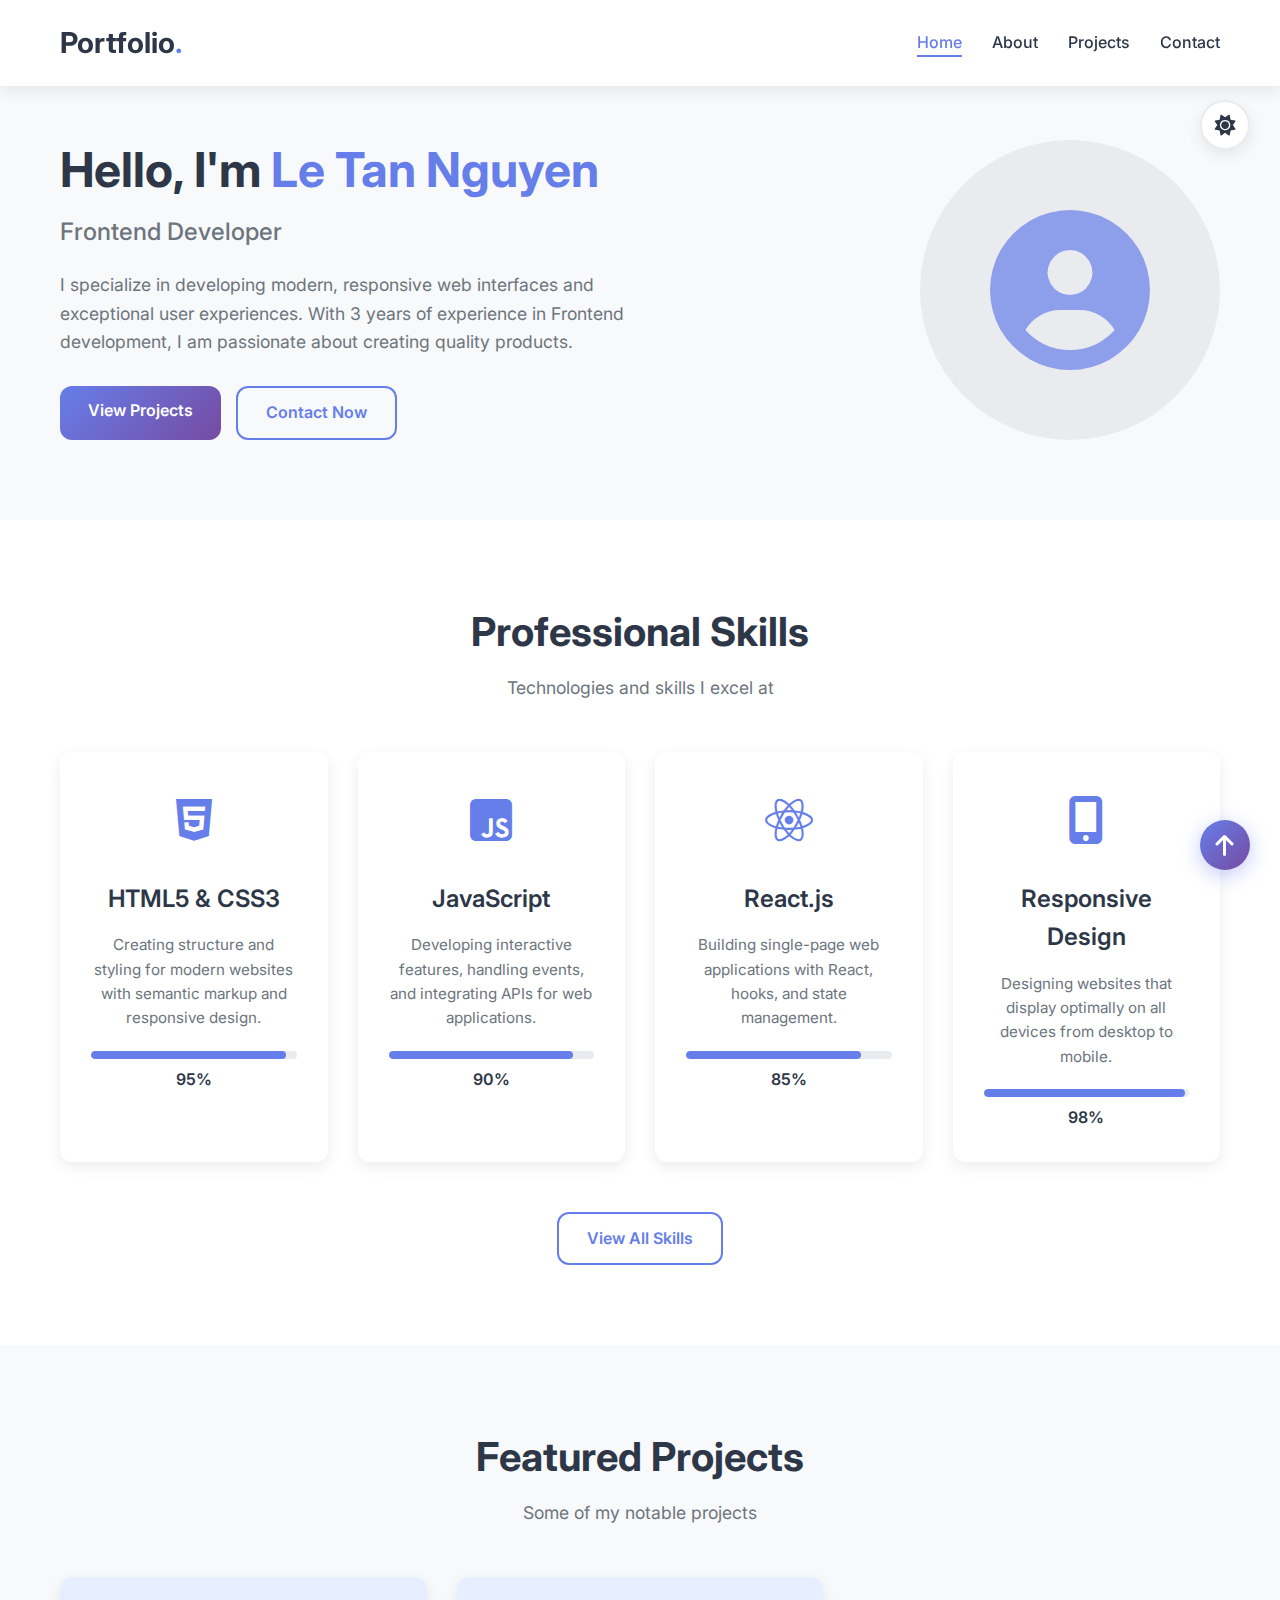
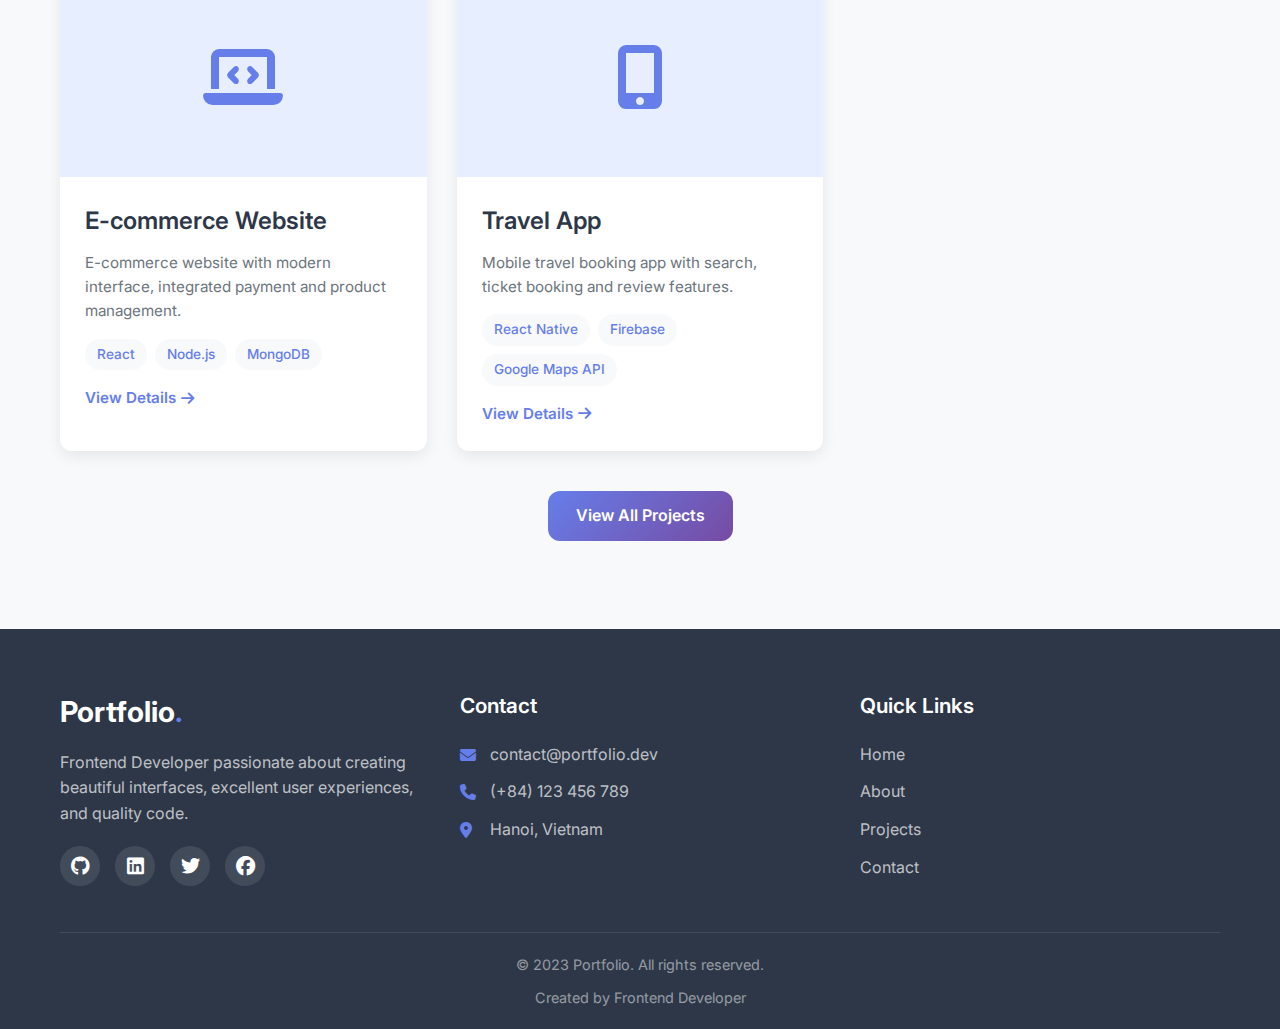
<file: index.html>
<!DOCTYPE html>
<html lang="en">
<head>
    <meta charset="UTF-8">
    <meta name="viewport" content="width=device-width, initial-scale=1.0">
    <title>Home | Developer Portfolio</title>
    <link rel="stylesheet" href="../css/style.css">
    <link rel="stylesheet" href="../css/responsive.css">
    <link rel="stylesheet" href="../css/animations.css">
    <link rel="stylesheet" href="https://cdnjs.cloudflare.com/ajax/libs/font-awesome/6.4.0/css/all.min.css">
    <link href="https://fonts.googleapis.com/css2?family=Inter:wght@300;400;500;600;700&display=swap" rel="stylesheet">
</head>
<body>

    <!-- Dark Mode Toggle (CSS Only) -->
    <input type="checkbox" id="dark-mode-toggle" class="dark-mode-checkbox">
    <label for="dark-mode-toggle" class="theme-toggle" aria-label="Toggle dark mode">
        <i class="fas fa-moon"></i>
        <i class="fas fa-sun"></i>
    </label>

    <!-- Back to Top Link -->
    <a href="#home" class="back-to-top" aria-label="Back to top">
        <i class="fas fa-arrow-up"></i>
    </a>
    <!-- Header với logo và menu điều hướng -->
    <header class="header">
        <div class="container">
            <a href="index.html" class="logo">Portfolio<span>.</span></a>
            
            <!-- Checkbox ẩn cho mobile menu (không cần JS) -->
            <input type="checkbox" id="mobile-menu-checkbox">
            
            <nav class="nav">
                <ul class="nav-list">
                    <li><a href="index.html" class="active">Home</a></li>
                    <li><a href="about.html">About</a></li>
                    <li><a href="projects.html">Projects</a></li>
                    <li><a href="contact.html">Contact</a></li>
                </ul>
                
                <!-- Mobile menu toggle -->
                <label for="mobile-menu-checkbox" class="mobile-menu-toggle" aria-label="Toggle menu">
                    <i class="fas fa-bars"></i>
                    <i class="fas fa-times"></i>
                </label>
            </nav>
        </div>
    </header>

    <!-- Hero Section -->
    <section class="hero" id="home">
        <div class="container">
            <div class="hero-content fade-in-left">
                <h1 class="hero-title">Hello, I'm <span class="highlight">Le Tan Nguyen</span></h1>
                <h2 class="hero-subtitle">Frontend Developer</h2>
                <p class="hero-description">
                    I specialize in developing modern, responsive web interfaces and exceptional user experiences. With 3 years of experience in Frontend development, I am passionate about creating quality products.
                </p>
                <div class="hero-buttons">
                    <a href="projects.html" class="btn btn-primary btn-ripple">View Projects</a>
                    <a href="contact.html" class="btn btn-secondary">Contact Now</a>
                </div>
            </div>
            <div class="hero-image fade-in-right">
                <div class="image-placeholder">
                    <i class="fas fa-user-circle"></i>
                </div>
            </div>
        </div>
    </section>

    <!-- Skills Section -->
    <section class="skills" id="skills">
        <div class="container">
            <h2 class="section-title">Professional Skills</h2>
            <p class="section-subtitle">Technologies and skills I excel at</p>
            
            <div class="skills-grid">
                <!-- Card kỹ năng 1 -->
                <div class="skill-card fade-in-up stagger-1 card-hover">
                    <div class="skill-icon">
                        <i class="fab fa-html5"></i>
                    </div>
                    <h3 class="skill-title">HTML5 & CSS3</h3>
                    <p class="skill-description">
                        Creating structure and styling for modern websites with semantic markup and responsive design.
                    </p>
                    <div class="skill-progress">
                        <div class="progress-bar" style="width: 95%"></div>
                    </div>
                    <span class="skill-percentage">95%</span>
                </div>
                
                <!-- Card kỹ năng 2 -->
                <div class="skill-card fade-in-up stagger-2 card-hover">
                    <div class="skill-icon">
                        <i class="fab fa-js-square"></i>
                    </div>
                    <h3 class="skill-title">JavaScript</h3>
                    <p class="skill-description">
                        Developing interactive features, handling events, and integrating APIs for web applications.
                    </p>
                    <div class="skill-progress">
                        <div class="progress-bar" style="width: 90%"></div>
                    </div>
                    <span class="skill-percentage">90%</span>
                </div>
                
                <!-- Card kỹ năng 3 -->
                <div class="skill-card fade-in-up stagger-3 card-hover">
                    <div class="skill-icon">
                        <i class="fab fa-react"></i>
                    </div>
                    <h3 class="skill-title">React.js</h3>
                    <p class="skill-description">
                        Building single-page web applications with React, hooks, and state management.
                    </p>
                    <div class="skill-progress">
                        <div class="progress-bar" style="width: 85%"></div>
                    </div>
                    <span class="skill-percentage">85%</span>
                </div>
                
                <!-- Card kỹ năng 4 -->
                <div class="skill-card fade-in-up stagger-4 card-hover">
                    <div class="skill-icon">
                        <i class="fas fa-mobile-alt"></i>
                    </div>
                    <h3 class="skill-title">Responsive Design</h3>
                    <p class="skill-description">
                        Designing websites that display optimally on all devices from desktop to mobile.
                    </p>
                    <div class="skill-progress">
                        <div class="progress-bar" style="width: 98%"></div>
                    </div>
                    <span class="skill-percentage">98%</span>
                </div>
            </div>
            
            <div class="text-center" style="margin-top: 50px;">
                <a href="about.html#skills" class="btn btn-outline">View All Skills</a>
            </div>
        </div>
    </section>

    <!-- Featured Projects Section -->
    <section class="featured-projects">
        <div class="container">
            <h2 class="section-title">Featured Projects</h2>
            <p class="section-subtitle">Some of my notable projects</p>
            
            <div class="projects-showcase">
                <div class="project-card fade-in-up stagger-1 card-hover">
                    <div class="project-image">
                        <i class="fas fa-laptop-code"></i>
                    </div>
                    <div class="project-content">
                        <h3 class="project-title">E-commerce Website</h3>
                        <p class="project-description">
                            E-commerce website with modern interface, integrated payment and product management.
                        </p>
                        <div class="project-tech">
                            <span class="tech-tag">React</span>
                            <span class="tech-tag">Node.js</span>
                            <span class="tech-tag">MongoDB</span>
                        </div>
                        <a href="projects.html#project1" class="project-link">View Details <i class="fas fa-arrow-right"></i></a>
                    </div>
                </div>
                
                <div class="project-card fade-in-up stagger-2 card-hover">
                    <div class="project-image">
                        <i class="fas fa-mobile-alt"></i>
                    </div>
                    <div class="project-content">
                        <h3 class="project-title">Travel App</h3>
                        <p class="project-description">
                            Mobile travel booking app with search, ticket booking and review features.
                        </p>
                        <div class="project-tech">
                            <span class="tech-tag">React Native</span>
                            <span class="tech-tag">Firebase</span>
                            <span class="tech-tag">Google Maps API</span>
                        </div>
                        <a href="projects.html#project2" class="project-link">View Details <i class="fas fa-arrow-right"></i></a>
                    </div>
                </div>
            </div>
            
            <div class="text-center" style="margin-top: 40px;">
                <a href="projects.html" class="btn btn-primary">View All Projects</a>
            </div>
        </div>
    </section>

    <!-- Footer -->
    <footer class="footer">
        <div class="container">
            <div class="footer-content">
                <div class="footer-info">
                    <h3 class="footer-logo">Portfolio<span>.</span></h3>
                    <p class="footer-description">
                        Frontend Developer passionate about creating beautiful interfaces, excellent user experiences, and quality code.
                    </p>
                    <div class="social-links">
                        <a href="#" aria-label="GitHub"><i class="fab fa-github"></i></a>
                        <a href="#" aria-label="LinkedIn"><i class="fab fa-linkedin"></i></a>
                        <a href="#" aria-label="Twitter"><i class="fab fa-twitter"></i></a>
                        <a href="#" aria-label="Facebook"><i class="fab fa-facebook"></i></a>
                    </div>
                </div>
                
                <div class="footer-contact">
                    <h4 class="footer-title">Contact</h4>
                    <ul class="contact-list">
                        <li><i class="fas fa-envelope"></i> contact@portfolio.dev</li>
                        <li><i class="fas fa-phone"></i> (+84) 123 456 789</li>
                        <li><i class="fas fa-map-marker-alt"></i> Hanoi, Vietnam</li>
                    </ul>
                </div>
                
                <div class="footer-links">
                    <h4 class="footer-title">Quick Links</h4>
                    <ul class="links-list">
                        <li><a href="index.html">Home</a></li>
                        <li><a href="about.html">About</a></li>
                        <li><a href="projects.html">Projects</a></li>
                        <li><a href="contact.html">Contact</a></li>
                    </ul>
                </div>
            </div>
            
            <div class="footer-bottom">
                <p>&copy; 2023 Portfolio. All rights reserved.</p>
                <p>Created by Frontend Developer</p>
            </div>
        </div>
    </footer>
</body>
</html>
</file>
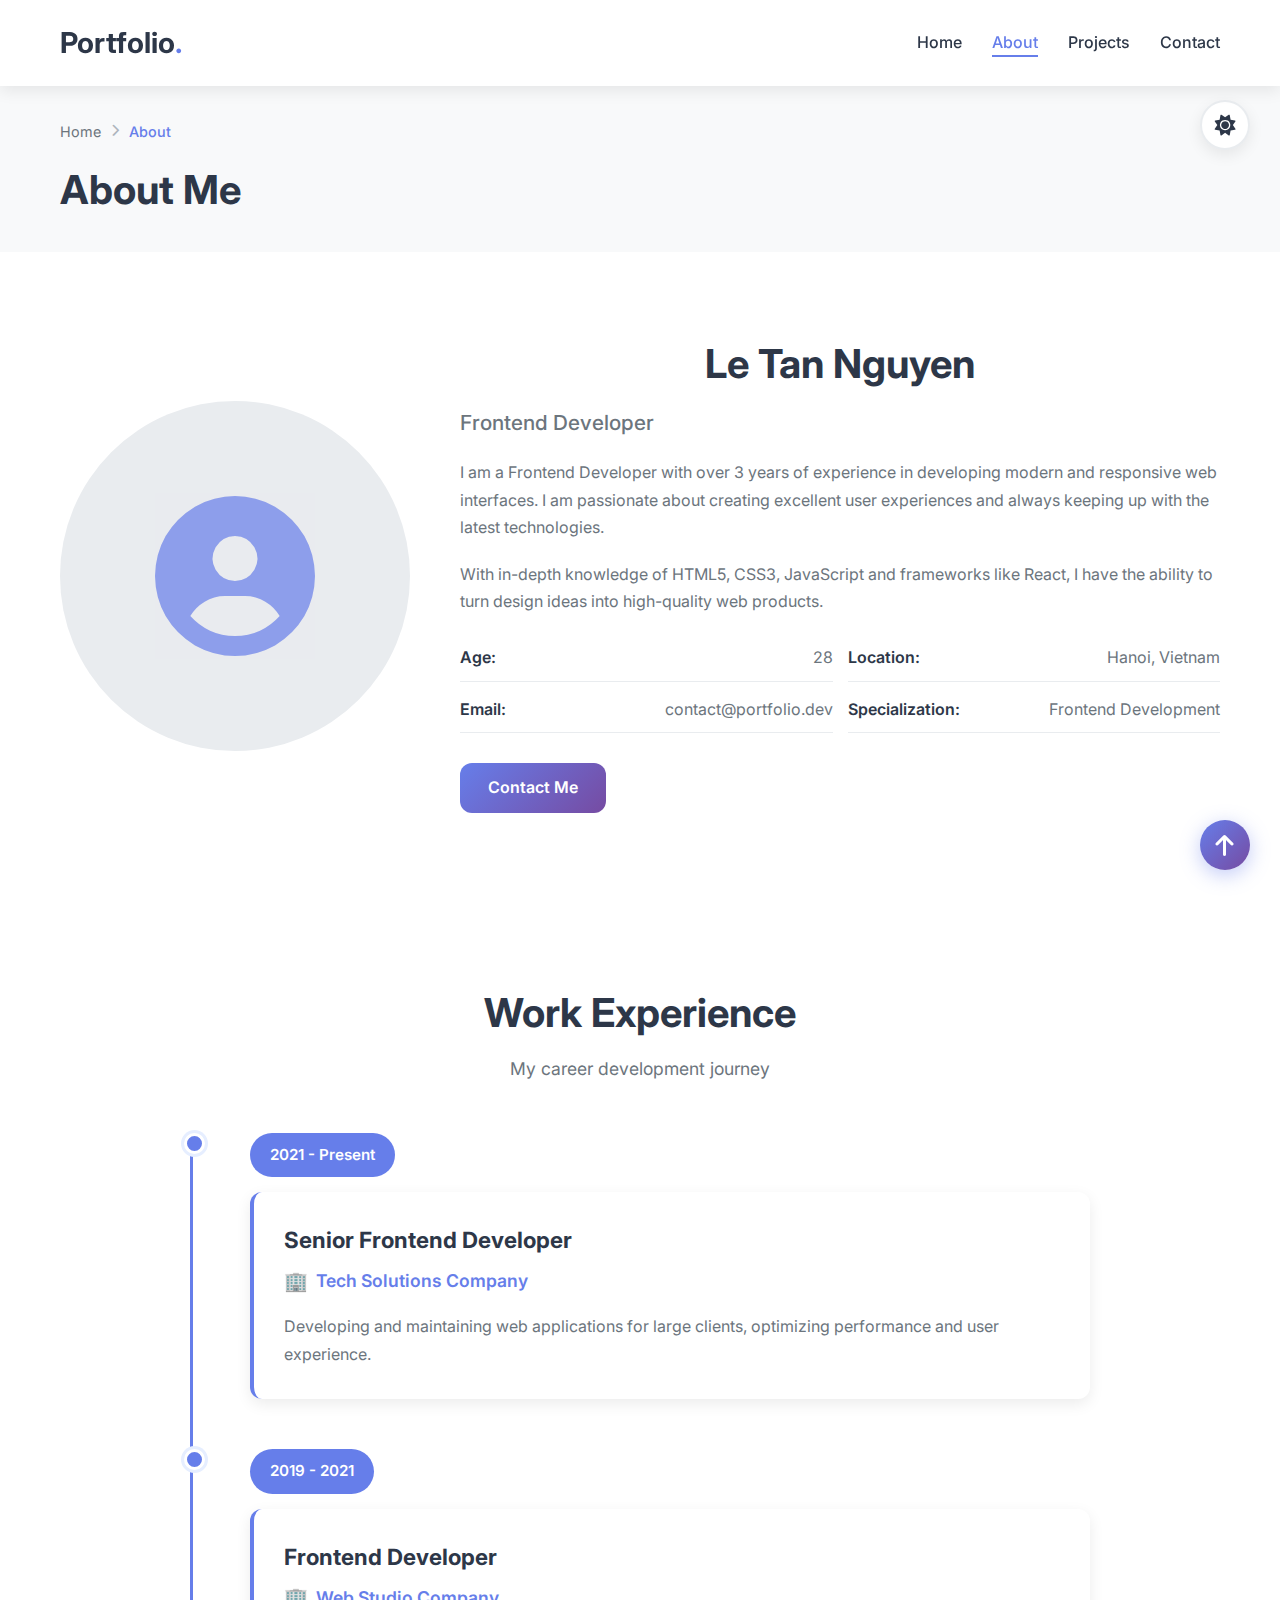
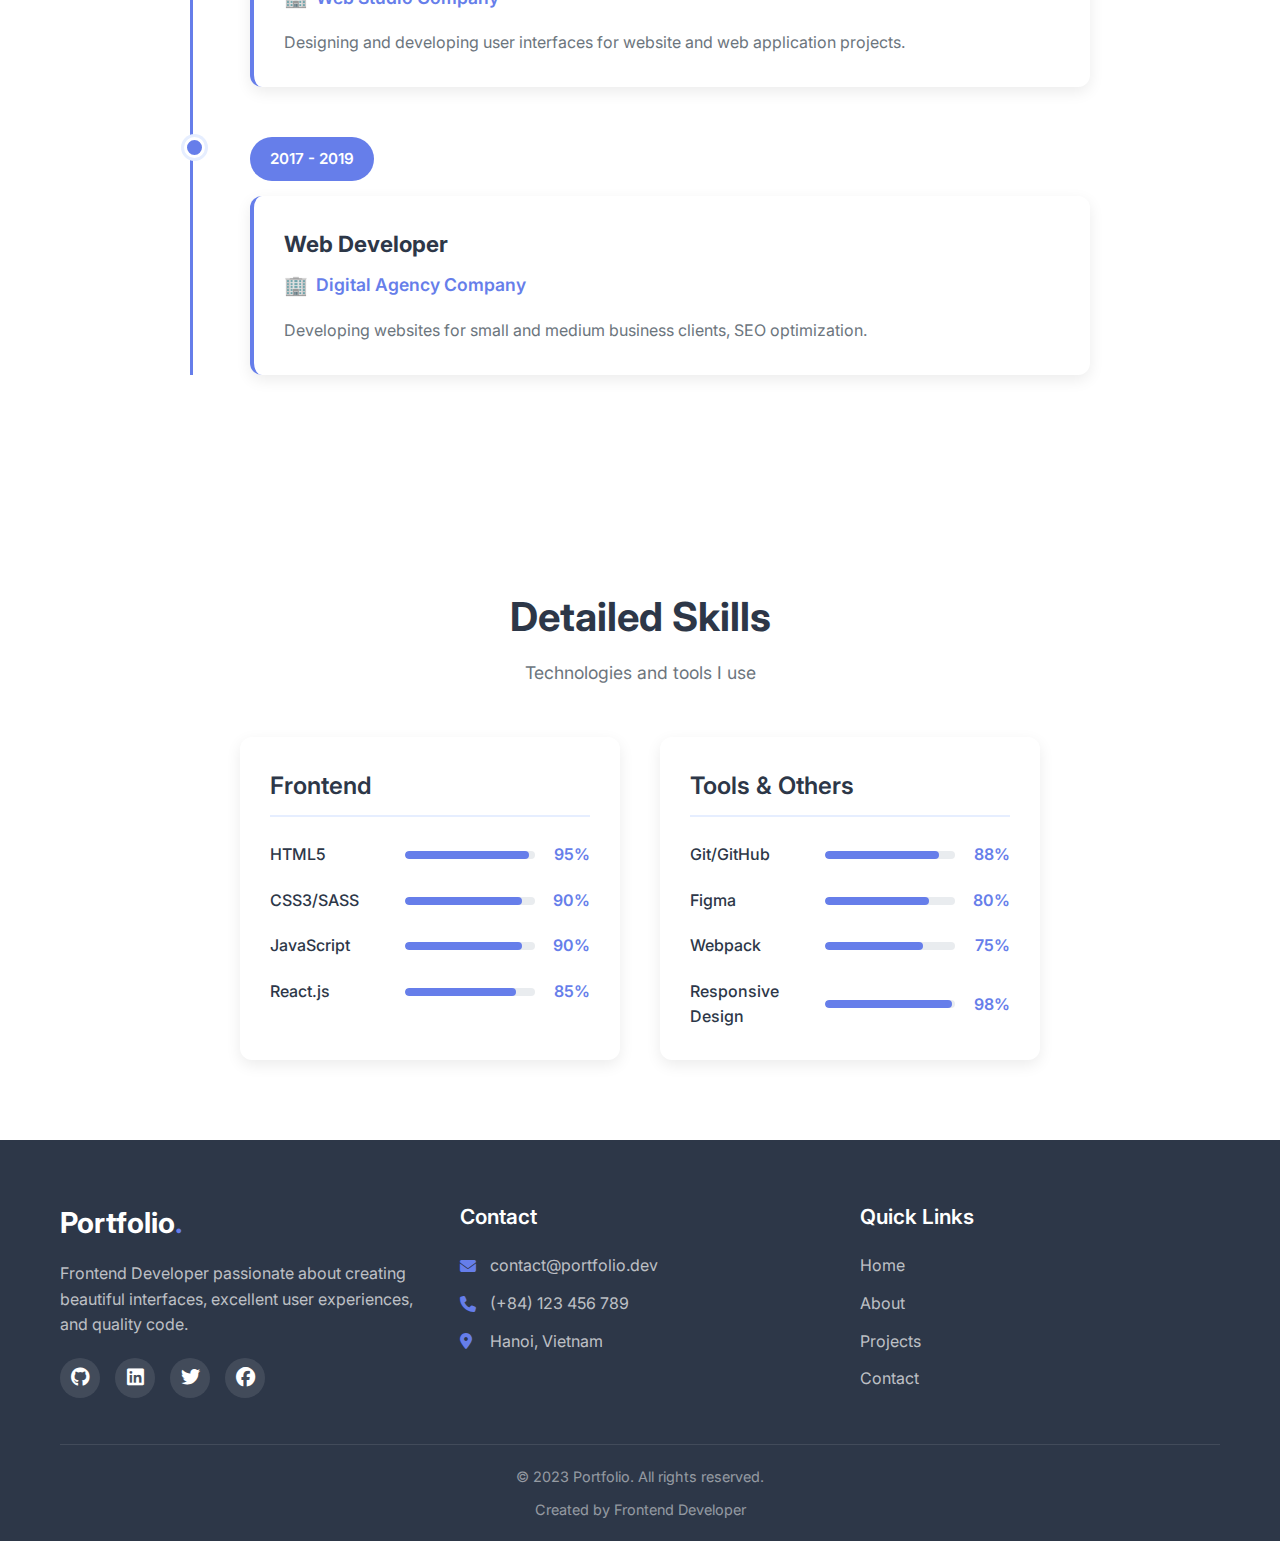
<file: about.html>
<!DOCTYPE html>
<html lang="en">
<head>
    <meta charset="UTF-8">
    <meta name="viewport" content="width=device-width, initial-scale=1.0">
    <title>About | Developer Portfolio</title>
    <link rel="stylesheet" href="../css/style.css">
    <link rel="stylesheet" href="../css/responsive.css">
    <link rel="stylesheet" href="../css/animations.css">
    <link rel="stylesheet" href="https://cdnjs.cloudflare.com/ajax/libs/font-awesome/6.4.0/css/all.min.css">
    <link href="https://fonts.googleapis.com/css2?family=Inter:wght@300;400;500;600;700&display=swap" rel="stylesheet">
</head>
<body class="about-page">
    <!-- Dark Mode Toggle (CSS Only) -->
    <input type="checkbox" id="dark-mode-toggle" class="dark-mode-checkbox">
    <label for="dark-mode-toggle" class="theme-toggle" aria-label="Toggle dark mode">
        <i class="fas fa-moon"></i>
        <i class="fas fa-sun"></i>
    </label>

    <!-- Back to Top Link -->
    <a href="#" class="back-to-top" aria-label="Back to top">
        <i class="fas fa-arrow-up"></i>
    </a>
    <!-- Header với logo và menu điều hướng -->
    <header class="header">
        <div class="container">
            <a href="index.html" class="logo">Portfolio<span>.</span></a>
            
            <!-- Checkbox ẩn cho mobile menu (không cần JS) -->
            <input type="checkbox" id="mobile-menu-checkbox">
            
            <nav class="nav">
                <ul class="nav-list">
                    <li><a href="index.html">Home</a></li>
                    <li><a href="about.html" class="active">About</a></li>
                    <li><a href="projects.html">Projects</a></li>
                    <li><a href="contact.html">Contact</a></li>
                </ul>
                
                <label for="mobile-menu-checkbox" class="mobile-menu-toggle" aria-label="Toggle menu">
                    <i class="fas fa-bars"></i>
                    <i class="fas fa-times"></i>
                </label>
            </nav>
        </div>
    </header>

    <!-- Breadcrumb -->
    <section class="breadcrumb">
        <div class="container">
            <nav class="breadcrumb-nav">
                <a href="index.html">Home</a>
                <i class="fas fa-chevron-right"></i>
                <span>About</span>
            </nav>
            <h1 class="page-title">About Me</h1>
        </div>
    </section>

    <!-- About Section -->
    <section class="about">
        <div class="container">
            <div class="about-content">
                <div class="about-image">
                    <div class="image-placeholder large">
                        <i class="fas fa-user-circle"></i>
                    </div>
                </div>
                <div class="about-text">
                    <h2 class="section-title">Le Tan Nguyen</h2>
                    <h3 class="about-subtitle">Frontend Developer</h3>
                    <p class="about-description">
                        I am a Frontend Developer with over 3 years of experience in developing modern and responsive web interfaces. I am passionate about creating excellent user experiences and always keeping up with the latest technologies.
                    </p>
                    <p class="about-description">
                        With in-depth knowledge of HTML5, CSS3, JavaScript and frameworks like React, I have the ability to turn design ideas into high-quality web products.
                    </p>
                    
                    <div class="about-info">
                        <div class="info-item">
                            <span class="info-label">Age:</span>
                            <span class="info-value">28</span>
                        </div>
                        <div class="info-item">
                            <span class="info-label">Location:</span>
                            <span class="info-value">Hanoi, Vietnam</span>
                        </div>
                        <div class="info-item">
                            <span class="info-label">Email:</span>
                            <span class="info-value">contact@portfolio.dev</span>
                        </div>
                        <div class="info-item">
                            <span class="info-label">Specialization:</span>
                            <span class="info-value">Frontend Development</span>
                        </div>
                    </div>
                    
                    <a href="contact.html" class="btn btn-primary">Contact Me</a>
                </div>
            </div>
        </div>
    </section>

    <!-- Experience Section -->
    <section class="experience" id="experience">
        <div class="container">
            <h2 class="section-title">Work Experience</h2>
            <p class="section-subtitle">My career development journey</p>
            
            <div class="timeline">
                <div class="timeline-item">
                    <div class="timeline-date">2021 - Present</div>
                    <div class="timeline-content">
                        <h3 class="timeline-title">Senior Frontend Developer</h3>
                        <h4 class="timeline-company">Tech Solutions Company</h4>
                        <p class="timeline-description">
                            Developing and maintaining web applications for large clients, optimizing performance and user experience.
                        </p>
                    </div>
                </div>
                
                <div class="timeline-item">
                    <div class="timeline-date">2019 - 2021</div>
                    <div class="timeline-content">
                        <h3 class="timeline-title">Frontend Developer</h3>
                        <h4 class="timeline-company">Web Studio Company</h4>
                        <p class="timeline-description">
                            Designing and developing user interfaces for website and web application projects.
                        </p>
                    </div>
                </div>
                
                <div class="timeline-item">
                    <div class="timeline-date">2017 - 2019</div>
                    <div class="timeline-content">
                        <h3 class="timeline-title">Web Developer</h3>
                        <h4 class="timeline-company">Digital Agency Company</h4>
                        <p class="timeline-description">
                            Developing websites for small and medium business clients, SEO optimization.
                        </p>
                    </div>
                </div>
            </div>
        </div>
    </section>

    <!-- Skills Section -->
    <section class="skills-detailed" id="skills">
        <div class="container">
            <h2 class="section-title">Detailed Skills</h2>
            <p class="section-subtitle">Technologies and tools I use</p>
            
            <div class="skills-categories">
                <div class="category">
                    <h3 class="category-title">Frontend</h3>
                    <div class="skills-list">
                        <div class="skill-item">
                            <span class="skill-name">HTML5</span>
                            <div class="skill-level">
                                <div class="level-bar" style="width: 95%"></div>
                            </div>
                            <span class="skill-percent">95%</span>
                        </div>
                        <div class="skill-item">
                            <span class="skill-name">CSS3/SASS</span>
                            <div class="skill-level">
                                <div class="level-bar" style="width: 90%"></div>
                            </div>
                            <span class="skill-percent">90%</span>
                        </div>
                        <div class="skill-item">
                            <span class="skill-name">JavaScript</span>
                            <div class="skill-level">
                                <div class="level-bar" style="width: 90%"></div>
                            </div>
                            <span class="skill-percent">90%</span>
                        </div>
                        <div class="skill-item">
                            <span class="skill-name">React.js</span>
                            <div class="skill-level">
                                <div class="level-bar" style="width: 85%"></div>
                            </div>
                            <span class="skill-percent">85%</span>
                        </div>
                    </div>
                </div>
                
                <div class="category">
                    <h3 class="category-title">Tools & Others</h3>
                    <div class="skills-list">
                        <div class="skill-item">
                            <span class="skill-name">Git/GitHub</span>
                            <div class="skill-level">
                                <div class="level-bar" style="width: 88%"></div>
                            </div>
                            <span class="skill-percent">88%</span>
                        </div>
                        <div class="skill-item">
                            <span class="skill-name">Figma</span>
                            <div class="skill-level">
                                <div class="level-bar" style="width: 80%"></div>
                            </div>
                            <span class="skill-percent">80%</span>
                        </div>
                        <div class="skill-item">
                            <span class="skill-name">Webpack</span>
                            <div class="skill-level">
                                <div class="level-bar" style="width: 75%"></div>
                            </div>
                            <span class="skill-percent">75%</span>
                        </div>
                        <div class="skill-item">
                            <span class="skill-name">Responsive Design</span>
                            <div class="skill-level">
                                <div class="level-bar" style="width: 98%"></div>
                            </div>
                            <span class="skill-percent">98%</span>
                        </div>
                    </div>
                </div>
            </div>
        </div>
    </section>

    <!-- Footer -->
    <footer class="footer">
        <div class="container">
            <div class="footer-content">
                <div class="footer-info">
                    <h3 class="footer-logo">Portfolio<span>.</span></h3>
                    <p class="footer-description">
                        Frontend Developer passionate about creating beautiful interfaces, excellent user experiences, and quality code.
                    </p>
                    <div class="social-links">
                        <a href="#" aria-label="GitHub"><i class="fab fa-github"></i></a>
                        <a href="#" aria-label="LinkedIn"><i class="fab fa-linkedin"></i></a>
                        <a href="#" aria-label="Twitter"><i class="fab fa-twitter"></i></a>
                        <a href="#" aria-label="Facebook"><i class="fab fa-facebook"></i></a>
                    </div>
                </div>
                
                <div class="footer-contact">
                    <h4 class="footer-title">Contact</h4>
                    <ul class="contact-list">
                        <li><i class="fas fa-envelope"></i> contact@portfolio.dev</li>
                        <li><i class="fas fa-phone"></i> (+84) 123 456 789</li>
                        <li><i class="fas fa-map-marker-alt"></i> Hanoi, Vietnam</li>
                    </ul>
                </div>
                
                <div class="footer-links">
                    <h4 class="footer-title">Quick Links</h4>
                    <ul class="links-list">
                        <li><a href="index.html">Home</a></li>
                        <li><a href="about.html">About</a></li>
                        <li><a href="projects.html">Projects</a></li>
                        <li><a href="contact.html">Contact</a></li>
                    </ul>
                </div>
            </div>
            
            <div class="footer-bottom">
                <p>&copy; 2023 Portfolio. All rights reserved.</p>
                <p>Created by Frontend Developer</p>
            </div>
        </div>
    </footer>
</body>
</html>
</file>
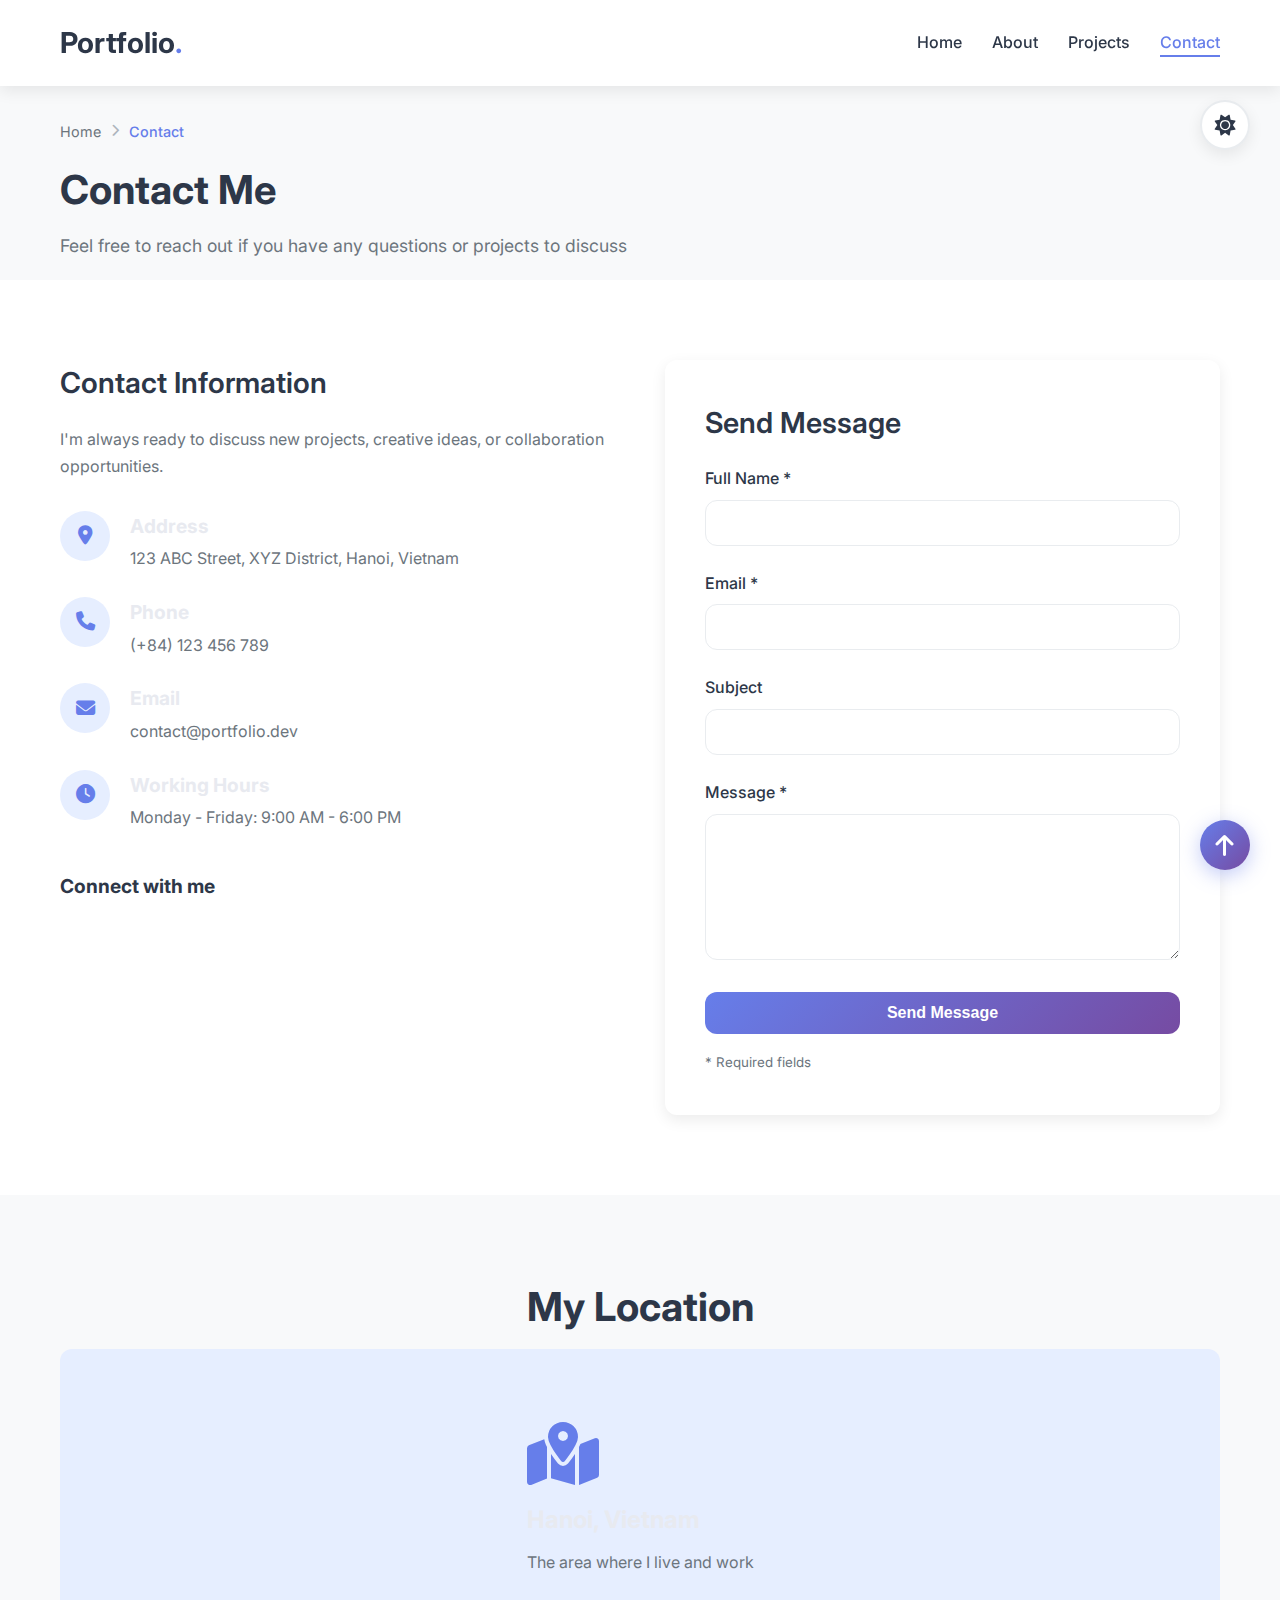
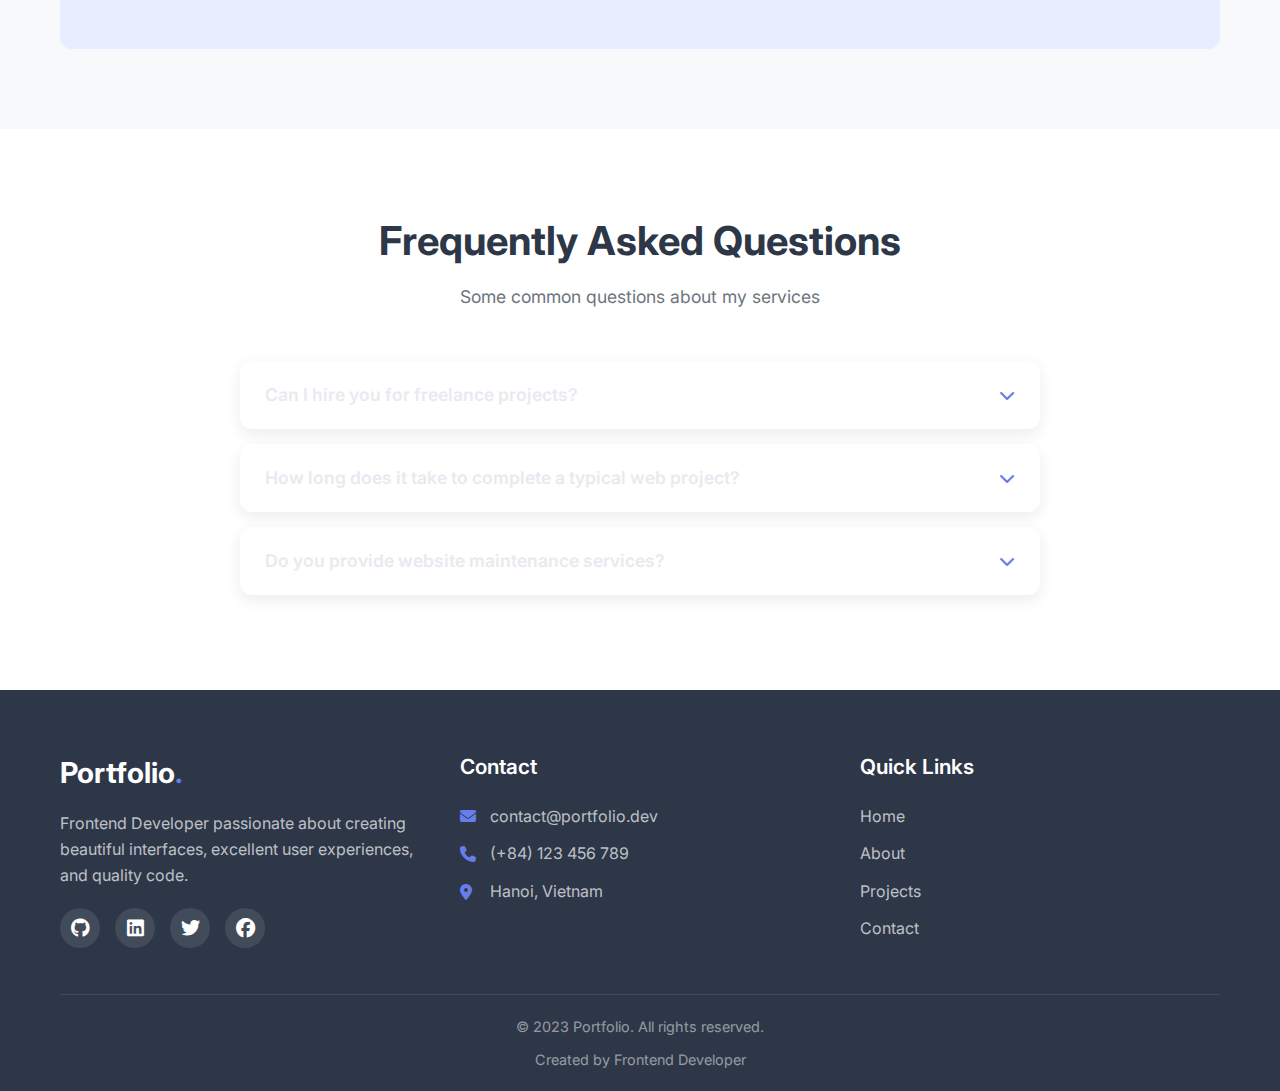
<file: contact.html>
<!DOCTYPE html>
<html lang="en">
<head>
    <meta charset="UTF-8">
    <meta name="viewport" content="width=device-width, initial-scale=1.0">
    <title>Contact | Developer Portfolio</title>
    <link rel="stylesheet" href="css/style.css">
    <link rel="stylesheet" href="css/responsive.css">
    <link rel="stylesheet" href="css/animations.css">
    <link rel="stylesheet" href="https://cdnjs.cloudflare.com/ajax/libs/font-awesome/6.4.0/css/all.min.css">
    <link href="https://fonts.googleapis.com/css2?family=Inter:wght@300;400;500;600;700&display=swap" rel="stylesheet">
</head>
<body class="contact-page">
    <!-- Dark Mode Toggle (CSS Only) -->
    <input type="checkbox" id="dark-mode-toggle" class="dark-mode-checkbox">
    <label for="dark-mode-toggle" class="theme-toggle" aria-label="Toggle dark mode">
        <i class="fas fa-moon"></i>
        <i class="fas fa-sun"></i>
    </label>

    <!-- Back to Top Link -->
    <a href="#" class="back-to-top" aria-label="Back to top">
        <i class="fas fa-arrow-up"></i>
    </a>
    <!-- Header với logo và menu điều hướng -->
    <header class="header">
        <div class="container">
            <a href="index.html" class="logo">Portfolio<span>.</span></a>
            
            <!-- Checkbox ẩn cho mobile menu (không cần JS) -->
            <input type="checkbox" id="mobile-menu-checkbox">
            
            <nav class="nav">
                <ul class="nav-list">
                    <li><a href="index.html">Home</a></li>
                    <li><a href="about.html">About</a></li>
                    <li><a href="projects.html">Projects</a></li>
                    <li><a href="contact.html" class="active">Contact</a></li>
                </ul>
                
                <label for="mobile-menu-checkbox" class="mobile-menu-toggle" aria-label="Toggle menu">
                    <i class="fas fa-bars"></i>
                    <i class="fas fa-times"></i>
                </label>
            </nav>
        </div>
    </header>

    <!-- Breadcrumb -->
    <section class="breadcrumb">
        <div class="container">
            <nav class="breadcrumb-nav">
                <a href="index.html">Home</a>
                <i class="fas fa-chevron-right"></i>
                <span>Contact</span>
            </nav>
            <h1 class="page-title">Contact Me</h1>
            <p class="page-subtitle">Feel free to reach out if you have any questions or projects to discuss</p>
        </div>
    </section>

    <!-- Contact Section -->
    <section class="contact">
        <div class="container">
            <div class="contact-wrapper">
                <!-- Contact Info -->
                <div class="contact-info">
                    <h2 class="contact-title">Contact Information</h2>
                    <p class="contact-description">
                        I'm always ready to discuss new projects, creative ideas, or collaboration opportunities.
                    </p>
                    
                    <div class="contact-details">
                        <div class="contact-item">
                            <div class="contact-icon">
                                <i class="fas fa-map-marker-alt"></i>
                            </div>
                            <div class="contact-text">
                                <h3>Address</h3>
                                <p>123 ABC Street, XYZ District, Hanoi, Vietnam</p>
                            </div>
                        </div>
                        
                        <div class="contact-item">
                            <div class="contact-icon">
                                <i class="fas fa-phone"></i>
                            </div>
                            <div class="contact-text">
                                <h3>Phone</h3>
                                <p>(+84) 123 456 789</p>
                            </div>
                        </div>
                        
                        <div class="contact-item">
                            <div class="contact-icon">
                                <i class="fas fa-envelope"></i>
                            </div>
                            <div class="contact-text">
                                <h3>Email</h3>
                                <p>contact@portfolio.dev</p>
                            </div>
                        </div>
                        
                        <div class="contact-item">
                            <div class="contact-icon">
                                <i class="fas fa-clock"></i>
                            </div>
                            <div class="contact-text">
                                <h3>Working Hours</h3>
                                <p>Monday - Friday: 9:00 AM - 6:00 PM</p>
                            </div>
                        </div>
                    </div>
                    
                    <div class="social-contact">
                        <h3>Connect with me</h3>
                        <div class="social-links">
                            <a href="#" aria-label="GitHub"><i class="fab fa-github"></i></a>
                            <a href="#" aria-label="LinkedIn"><i class="fab fa-linkedin"></i></a>
                            <a href="#" aria-label="Twitter"><i class="fab fa-twitter"></i></a>
                            <a href="#" aria-label="Facebook"><i class="fab fa-facebook"></i></a>
                        </div>
                    </div>
                </div>
                
                <!-- Contact Form -->
                <div class="contact-form">
                    <h2 class="contact-title">Send Message</h2>
                    <form id="contactForm">
                        <div class="form-group">
                            <label for="name">Full Name *</label>
                            <input type="text" id="name" name="name" required>
                        </div>
                        
                        <div class="form-group">
                            <label for="email">Email *</label>
                            <input type="email" id="email" name="email" required>
                        </div>
                        
                        <div class="form-group">
                            <label for="subject">Subject</label>
                            <input type="text" id="subject" name="subject">
                        </div>
                        
                        <div class="form-group">
                            <label for="message">Message *</label>
                            <textarea id="message" name="message" rows="6" required></textarea>
                        </div>
                        
                        <button type="submit" class="btn btn-primary btn-full">Send Message</button>
                        
                        <div class="form-notice">
                            <p><small>* Required fields</small></p>
                        </div>
                    </form>
                </div>
            </div>
        </div>
    </section>

    <!-- Map Section -->
    <section class="map-section">
        <div class="container">
            <h2 class="section-title">My Location</h2>
            <div class="map-placeholder">
                <div class="map-content">
                    <i class="fas fa-map-marked-alt"></i>
                    <h3>Hanoi, Vietnam</h3>
                    <p>The area where I live and work</p>
                </div>
            </div>
        </div>
    </section>

    <!-- FAQ Section -->
    <section class="faq">
        <div class="container">
            <h2 class="section-title">Frequently Asked Questions</h2>
            <p class="section-subtitle">Some common questions about my services</p>
            
            <div class="faq-list">
                <div class="faq-item">
                    <input type="checkbox" id="faq1" class="faq-checkbox">
                    <label for="faq1" class="faq-question">
                        <h3>Can I hire you for freelance projects?</h3>
                        <i class="fas fa-chevron-down"></i>
                    </label>
                    <div class="faq-answer">
                        <p>Yes, I accept freelance projects. Please contact me through the form above or via email to discuss your project details.</p>
                    </div>
                </div>
                
                <div class="faq-item">
                    <input type="checkbox" id="faq2" class="faq-checkbox">
                    <label for="faq2" class="faq-question">
                        <h3>How long does it take to complete a typical web project?</h3>
                        <i class="fas fa-chevron-down"></i>
                    </label>
                    <div class="faq-answer">
                        <p>The timeline depends on the project's complexity. A corporate website typically takes 2-3 weeks, while a complex web application can take 1-3 months.</p>
                    </div>
                </div>
                
                <div class="faq-item">
                    <input type="checkbox" id="faq3" class="faq-checkbox">
                    <label for="faq3" class="faq-question">
                        <h3>Do you provide website maintenance services?</h3>
                        <i class="fas fa-chevron-down"></i>
                    </label>
                    <div class="faq-answer">
                        <p>Yes, I offer website maintenance packages including updates, backups, security, and technical support. Contact me for more details about service packages.</p>
                    </div>
                </div>
            </div>
        </div>
    </section>

    <!-- Footer -->
    <footer class="footer">
        <div class="container">
            <div class="footer-content">
                <div class="footer-info">
                    <h3 class="footer-logo">Portfolio<span>.</span></h3>
                    <p class="footer-description">
                        Frontend Developer passionate about creating beautiful interfaces, excellent user experiences, and quality code.
                    </p>
                    <div class="social-links">
                        <a href="#" aria-label="GitHub"><i class="fab fa-github"></i></a>
                        <a href="#" aria-label="LinkedIn"><i class="fab fa-linkedin"></i></a>
                        <a href="#" aria-label="Twitter"><i class="fab fa-twitter"></i></a>
                        <a href="#" aria-label="Facebook"><i class="fab fa-facebook"></i></a>
                    </div>
                </div>
                
                <div class="footer-contact">
                    <h4 class="footer-title">Contact</h4>
                    <ul class="contact-list">
                        <li><i class="fas fa-envelope"></i> contact@portfolio.dev</li>
                        <li><i class="fas fa-phone"></i> (+84) 123 456 789</li>
                        <li><i class="fas fa-map-marker-alt"></i> Hanoi, Vietnam</li>
                    </ul>
                </div>
                
                <div class="footer-links">
                    <h4 class="footer-title">Quick Links</h4>
                    <ul class="links-list">
                        <li><a href="index.html">Home</a></li>
                        <li><a href="about.html">About</a></li>
                        <li><a href="projects.html">Projects</a></li>
                        <li><a href="contact.html">Contact</a></li>
                    </ul>
                </div>
            </div>
            
            <div class="footer-bottom">
                <p>&copy; 2023 Portfolio. All rights reserved.</p>
                <p>Created by Frontend Developer</p>
            </div>
        </div>
    </footer>
</body>
</html>
</file>
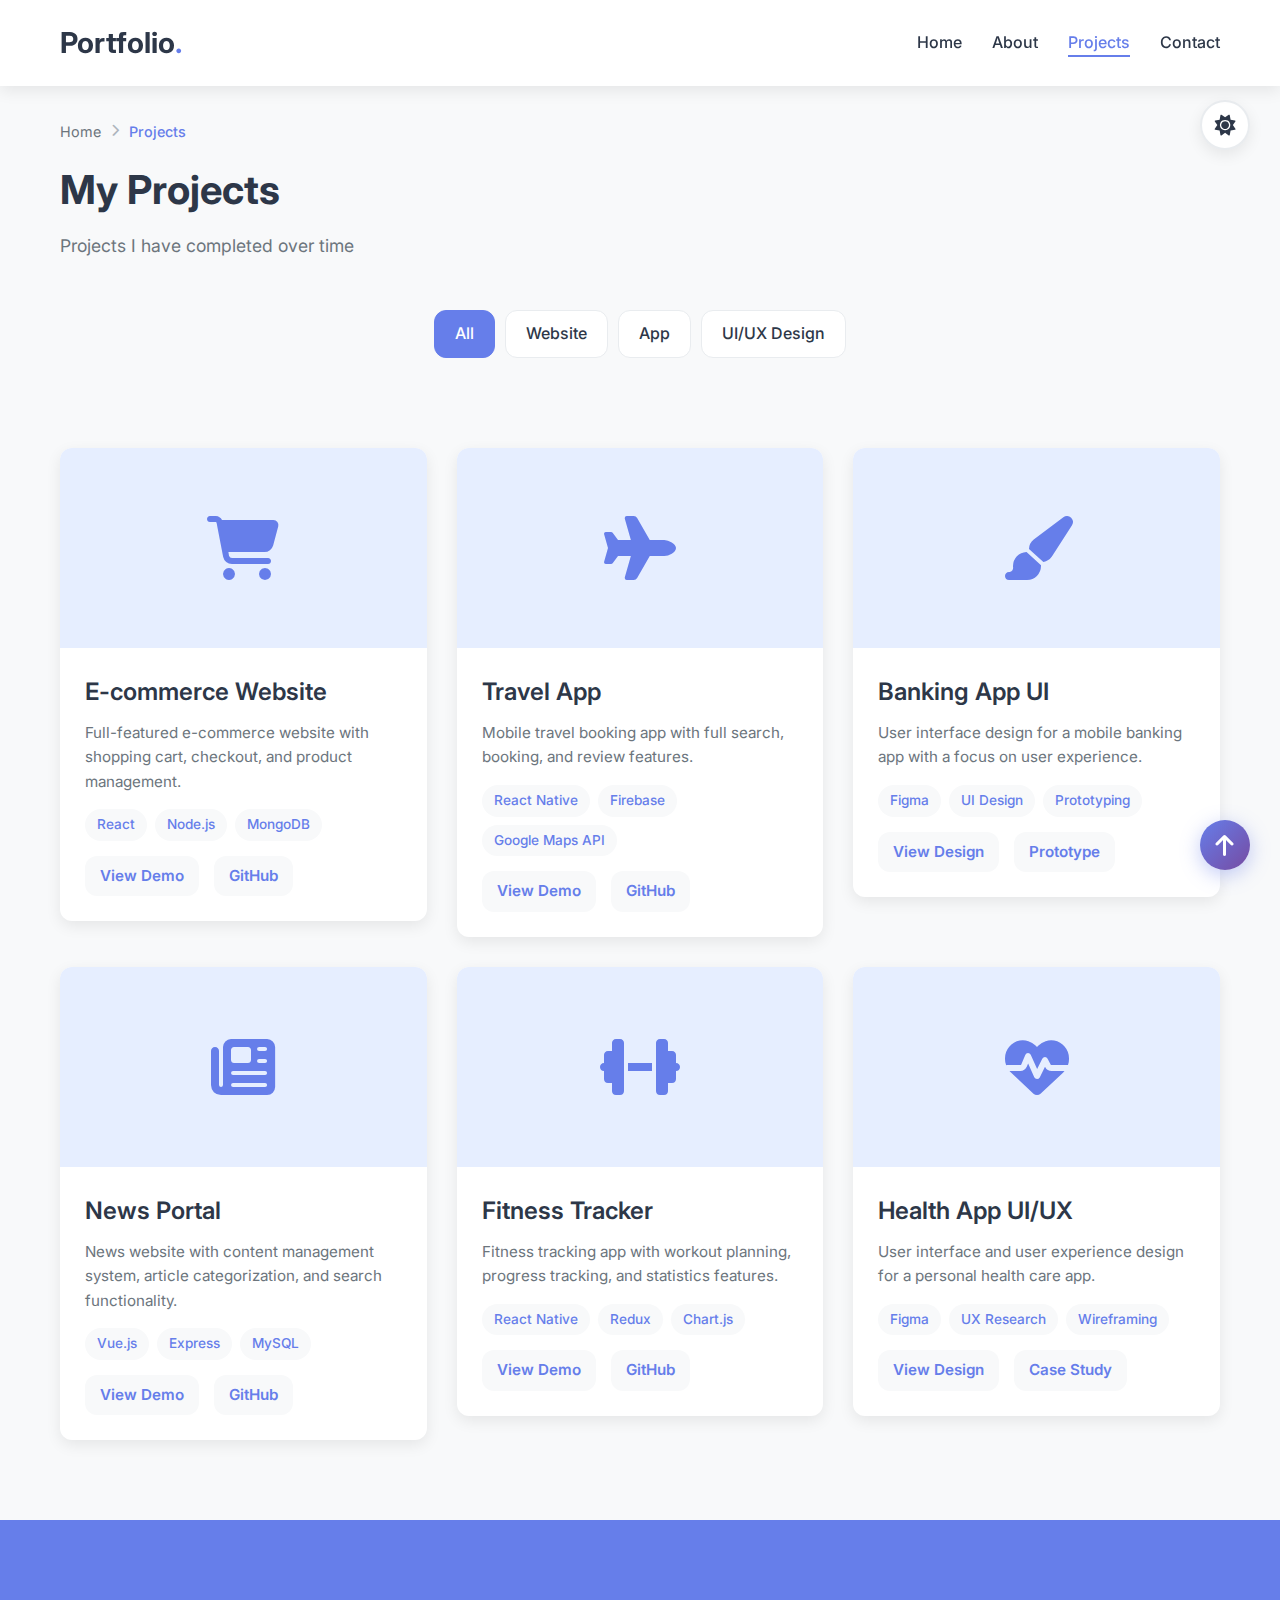
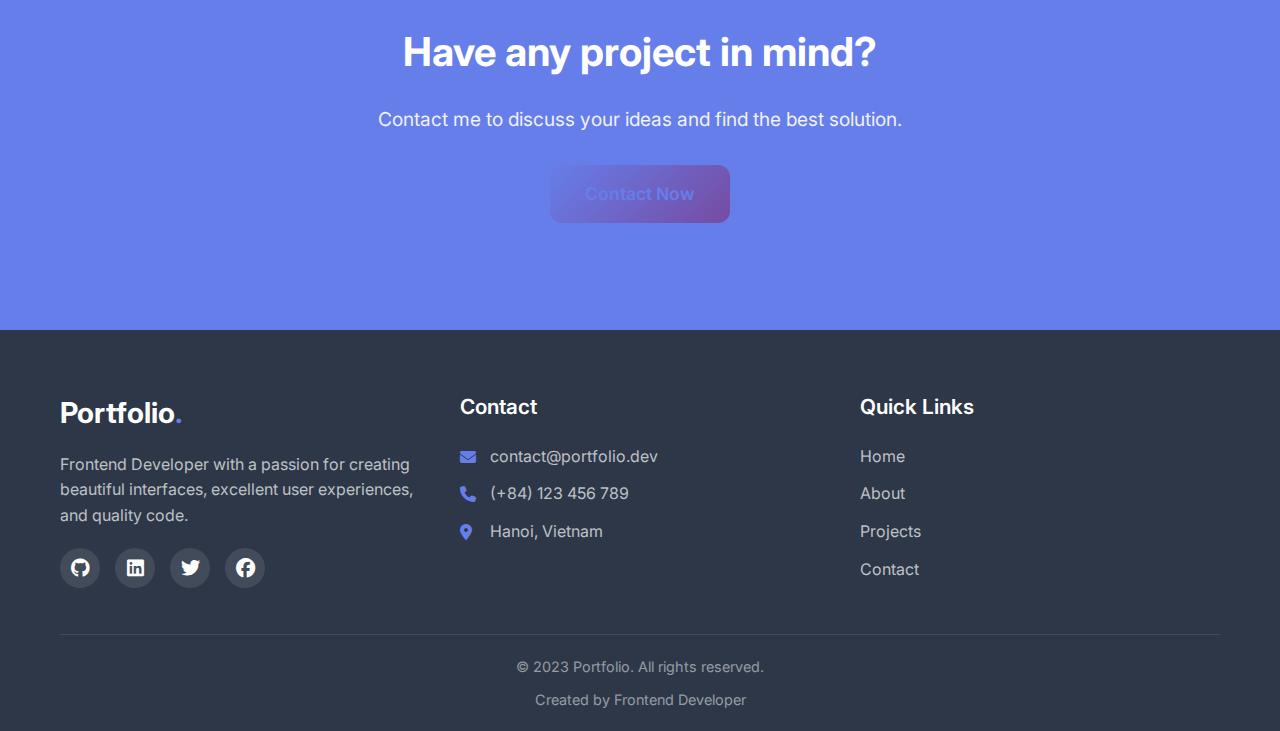
<file: projects.html>
<!DOCTYPE html>
<html lang="en">
<head>
    <meta charset="UTF-8">
    <meta name="viewport" content="width=device-width, initial-scale=1.0">
    <title>Projects | Developer Portfolio</title>
    <link rel="stylesheet" href="../css/style.css">
    <link rel="stylesheet" href="../css/responsive.css">
    <link rel="stylesheet" href="../css/animations.css">
    <link rel="stylesheet" href="https://cdnjs.cloudflare.com/ajax/libs/font-awesome/6.4.0/css/all.min.css">
    <link href="https://fonts.googleapis.com/css2?family=Inter:wght@300;400;500;600;700&display=swap" rel="stylesheet">
</head>
<body>
    <!-- Dark Mode Toggle (CSS Only) -->
    <input type="checkbox" id="dark-mode-toggle" class="dark-mode-checkbox">
    <label for="dark-mode-toggle" class="theme-toggle" aria-label="Toggle dark mode">
        <i class="fas fa-moon"></i>
        <i class="fas fa-sun"></i>
    </label>

    <!-- Back to Top Link -->
    <a href="#" class="back-to-top" aria-label="Back to top">
        <i class="fas fa-arrow-up"></i>
    </a>
    <!-- Header với logo và menu điều hướng -->
    <header class="header">
        <div class="container">
            <a href="index.html" class="logo">Portfolio<span>.</span></a>
            
            <!-- Checkbox ẩn cho mobile menu (không cần JS) -->
            <input type="checkbox" id="mobile-menu-checkbox">
            
            <nav class="nav">
                <ul class="nav-list">
                    <li><a href="index.html">Home</a></li>
                    <li><a href="about.html">About</a></li>
                    <li><a href="projects.html" class="active">Projects</a></li>
                    <li><a href="contact.html">Contact</a></li>
                </ul>
                
                <label for="mobile-menu-checkbox" class="mobile-menu-toggle" aria-label="Toggle menu">
                    <i class="fas fa-bars"></i>
                    <i class="fas fa-times"></i>
                </label>
            </nav>
        </div>
    </header>

    <!-- Breadcrumb -->
    <section class="breadcrumb">
        <div class="container">
            <nav class="breadcrumb-nav">
                <a href="index.html">Home</a>
                <i class="fas fa-chevron-right"></i>
                <span>Projects</span>
            </nav>
            <h1 class="page-title">My Projects</h1>
            <p class="page-subtitle">Projects I have completed over time</p>
        </div>
    </section>

    <!-- Projects Filter (CSS Only) -->
    <!-- Radio buttons must be outside for CSS sibling selector to work -->
    <input type="radio" name="project-filter" id="filter-all" class="filter-radio" checked>
    <input type="radio" name="project-filter" id="filter-web" class="filter-radio">
    <input type="radio" name="project-filter" id="filter-app" class="filter-radio">
    <input type="radio" name="project-filter" id="filter-uiux" class="filter-radio">
    
    <section class="projects-filter">
        <div class="container">
            <div class="filter-buttons">
                <label for="filter-all" class="filter-btn">All</label>
                <label for="filter-web" class="filter-btn">Website</label>
                <label for="filter-app" class="filter-btn">App</label>
                <label for="filter-uiux" class="filter-btn">UI/UX Design</label>
            </div>
        </div>
    </section>

    <!-- Projects Grid -->
    <section class="projects-grid">
        <div class="container">
            <div class="projects-container">
                <!-- Project 1 -->
                <div class="project-item" data-category="web" id="project1">
                    <div class="project-card">
                        <div class="project-image">
                            <i class="fas fa-shopping-cart"></i>
                            <div class="project-overlay">
                                <a href="#" class="project-view">View Details</a>
                            </div>
                        </div>
                        <div class="project-content">
                            <h3 class="project-title">E-commerce Website</h3>
                            <p class="project-description">
                                Full-featured e-commerce website with shopping cart, checkout, and product management.
                            </p>
                            <div class="project-tech">
                                <span class="tech-tag">React</span>
                                <span class="tech-tag">Node.js</span>
                                <span class="tech-tag">MongoDB</span>
                            </div>
                            <div class="project-links">
                                <a href="#" class="project-link">View Demo</a>
                                <a href="#" class="project-link">GitHub</a>
                            </div>
                        </div>
                    </div>
                </div>
                
                <!-- Project 2 -->
                <div class="project-item" data-category="app" id="project2">
                    <div class="project-card">
                        <div class="project-image">
                            <i class="fas fa-plane"></i>
                            <div class="project-overlay">
                                <a href="#" class="project-view">View Details</a>
                            </div>
                        </div>
                        <div class="project-content">
                            <h3 class="project-title">Travel App</h3>
                            <p class="project-description">
                                Mobile travel booking app with full search, booking, and review features.
                            </p>
                            <div class="project-tech">
                                <span class="tech-tag">React Native</span>
                                <span class="tech-tag">Firebase</span>
                                <span class="tech-tag">Google Maps API</span>
                            </div>
                            <div class="project-links">
                                <a href="#" class="project-link">View Demo</a>
                                <a href="#" class="project-link">GitHub</a>
                            </div>
                        </div>
                    </div>
                </div>
                
                <!-- Project 3 -->
                <div class="project-item" data-category="uiux">
                    <div class="project-card">
                        <div class="project-image">
                            <i class="fas fa-paint-brush"></i>
                            <div class="project-overlay">
                                <a href="#" class="project-view">View Details</a>
                            </div>
                        </div>
                        <div class="project-content">
                            <h3 class="project-title">Banking App UI</h3>
                            <p class="project-description">
                                User interface design for a mobile banking app with a focus on user experience.
                            </p>
                            <div class="project-tech">
                                <span class="tech-tag">Figma</span>
                                <span class="tech-tag">UI Design</span>
                                <span class="tech-tag">Prototyping</span>
                            </div>
                            <div class="project-links">
                                <a href="#" class="project-link">View Design</a>
                                <a href="#" class="project-link">Prototype</a>
                            </div>
                        </div>
                    </div>
                </div>
                
                <!-- Project 4 -->
                <div class="project-item" data-category="web">
                    <div class="project-card">
                        <div class="project-image">
                            <i class="fas fa-newspaper"></i>
                            <div class="project-overlay">
                                <a href="#" class="project-view">View Details</a>
                            </div>
                        </div>
                        <div class="project-content">
                            <h3 class="project-title">News Portal</h3>
                            <p class="project-description">
                                News website with content management system, article categorization, and search functionality.
                            </p>
                            <div class="project-tech">
                                <span class="tech-tag">Vue.js</span>
                                <span class="tech-tag">Express</span>
                                <span class="tech-tag">MySQL</span>
                            </div>
                            <div class="project-links">
                                <a href="#" class="project-link">View Demo</a>
                                <a href="#" class="project-link">GitHub</a>
                            </div>
                        </div>
                    </div>
                </div>
                
                <!-- Project 5 -->
                <div class="project-item" data-category="app">
                    <div class="project-card">
                        <div class="project-image">
                            <i class="fas fa-dumbbell"></i>
                            <div class="project-overlay">
                                <a href="#" class="project-view">View Details</a>
                            </div>
                        </div>
                        <div class="project-content">
                            <h3 class="project-title">Fitness Tracker</h3>
                            <p class="project-description">
                                Fitness tracking app with workout planning, progress tracking, and statistics features.
                            </p>
                            <div class="project-tech">
                                <span class="tech-tag">React Native</span>
                                <span class="tech-tag">Redux</span>
                                <span class="tech-tag">Chart.js</span>
                            </div>
                            <div class="project-links">
                                <a href="#" class="project-link">View Demo</a>
                                <a href="#" class="project-link">GitHub</a>
                            </div>
                        </div>
                    </div>
                </div>
                
                <!-- Project 6 -->
                <div class="project-item" data-category="uiux">
                    <div class="project-card">
                        <div class="project-image">
                            <i class="fas fa-heartbeat"></i>
                            <div class="project-overlay">
                                <a href="#" class="project-view">View Details</a>
                            </div>
                        </div>
                        <div class="project-content">
                            <h3 class="project-title">Health App UI/UX</h3>
                            <p class="project-description">
                                User interface and user experience design for a personal health care app.
                            </p>
                            <div class="project-tech">
                                <span class="tech-tag">Figma</span>
                                <span class="tech-tag">UX Research</span>
                                <span class="tech-tag">Wireframing</span>
                            </div>
                            <div class="project-links">
                                <a href="#" class="project-link">View Design</a>
                                <a href="#" class="project-link">Case Study</a>
                            </div>
                        </div>
                    </div>
                </div>
            </div>
        </div>
    </section>

    <!-- CTA Section -->
    <section class="cta">
        <div class="container">
            <div class="cta-content">
                <h2 class="cta-title">Have any project in mind?</h2>
                <p class="cta-description">
                    Contact me to discuss your ideas and find the best solution.
                </p>
                <a href="contact.html" class="btn btn-primary btn-large">Contact Now</a>
            </div>
        </div>
    </section>

    <!-- Footer -->
    <footer class="footer">
        <div class="container">
            <div class="footer-content">
                <div class="footer-info">
                    <h3 class="footer-logo">Portfolio<span>.</span></h3>
                    <p class="footer-description">
                        Frontend Developer with a passion for creating beautiful interfaces, excellent user experiences, and quality code.
                    </p>
                    <div class="social-links">
                        <a href="#" aria-label="GitHub"><i class="fab fa-github"></i></a>
                        <a href="#" aria-label="LinkedIn"><i class="fab fa-linkedin"></i></a>
                        <a href="#" aria-label="Twitter"><i class="fab fa-twitter"></i></a>
                        <a href="#" aria-label="Facebook"><i class="fab fa-facebook"></i></a>
                    </div>
                </div>
                
                <div class="footer-contact">
                    <h4 class="footer-title">Contact</h4>
                    <ul class="contact-list">
                        <li><i class="fas fa-envelope"></i> contact@portfolio.dev</li>
                        <li><i class="fas fa-phone"></i> (+84) 123 456 789</li>
                        <li><i class="fas fa-map-marker-alt"></i> Hanoi, Vietnam</li>
                    </ul>
                </div>
                
                <div class="footer-links">
                    <h4 class="footer-title">Quick Links</h4>
                    <ul class="links-list">
                        <li><a href="index.html">Home</a></li>
                        <li><a href="about.html">About</a></li>
                        <li><a href="projects.html">Projects</a></li>
                        <li><a href="contact.html">Contact</a></li>
                    </ul>
                </div>
            </div>
            
            <div class="footer-bottom">
                <p>&copy; 2023 Portfolio. All rights reserved.</p>
                <p>Created by Frontend Developer</p>
            </div>
        </div>
    </footer>
</body>
</html>
</file>
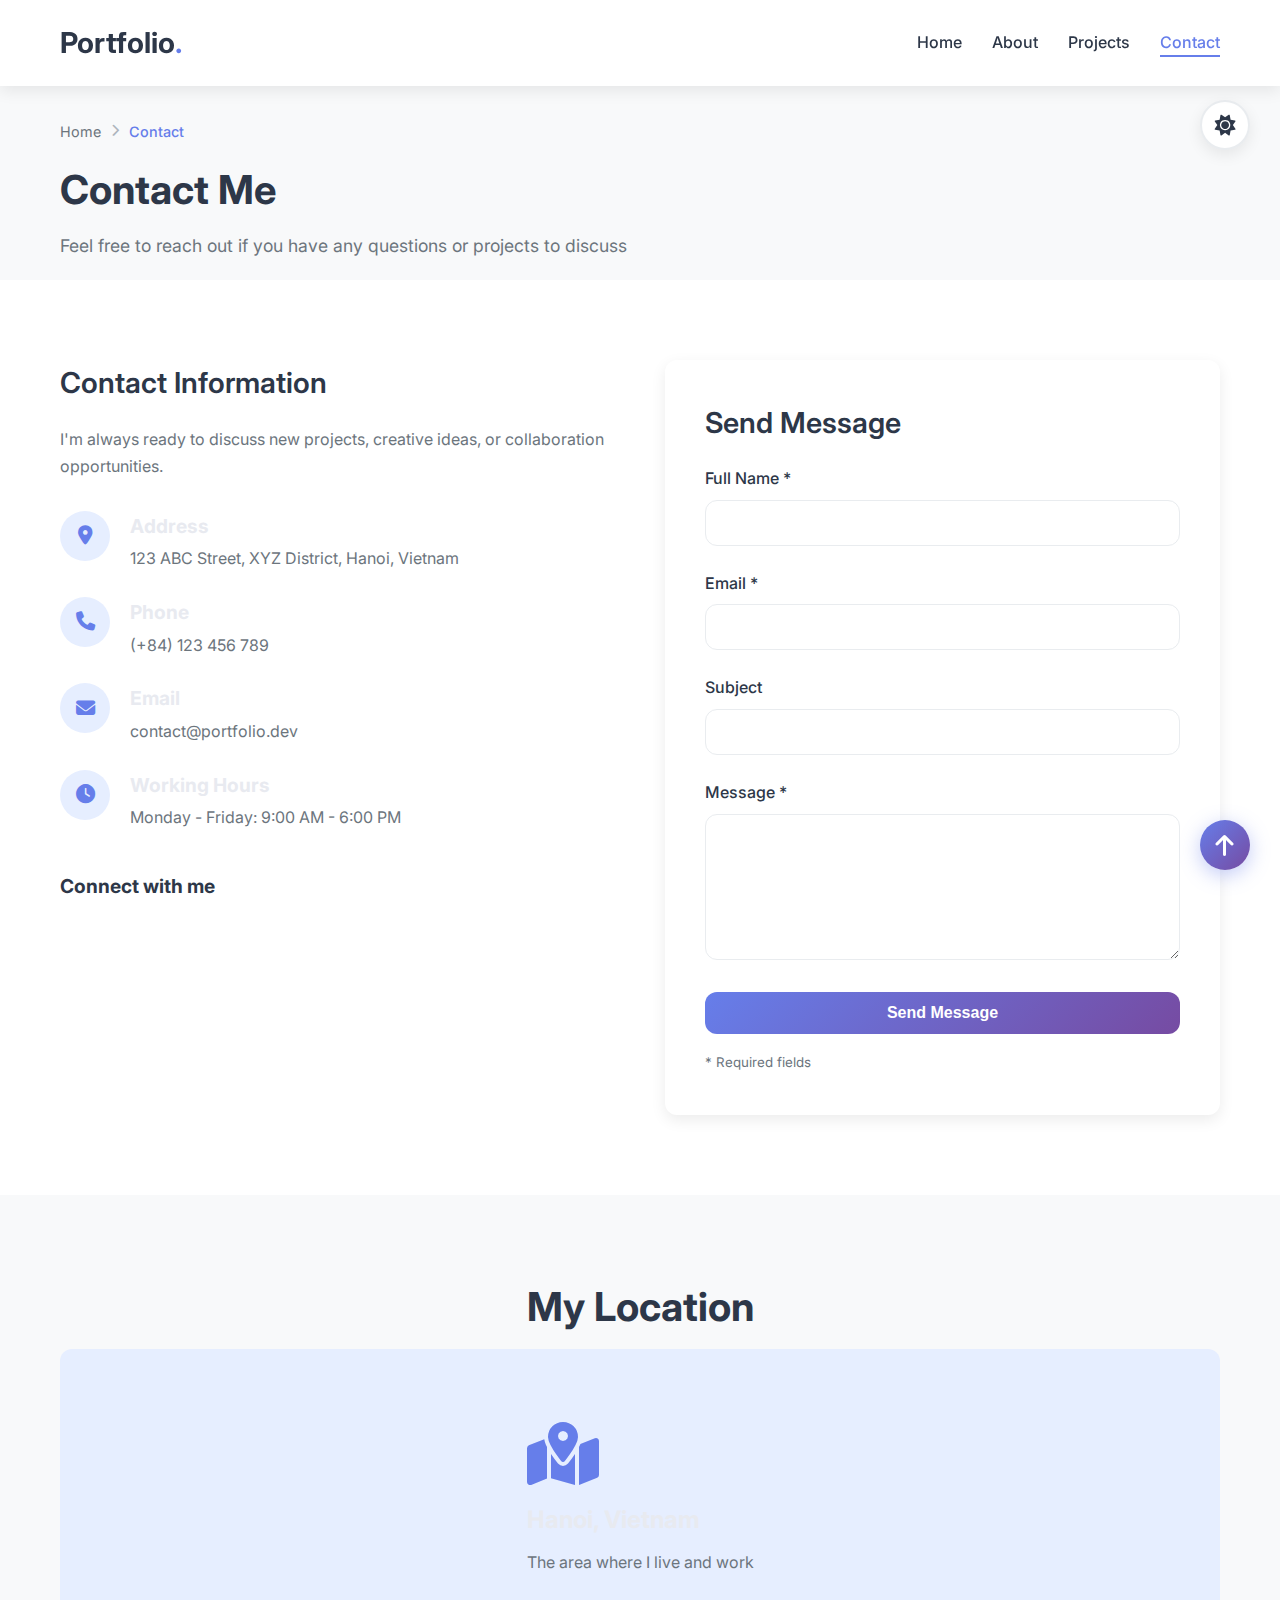
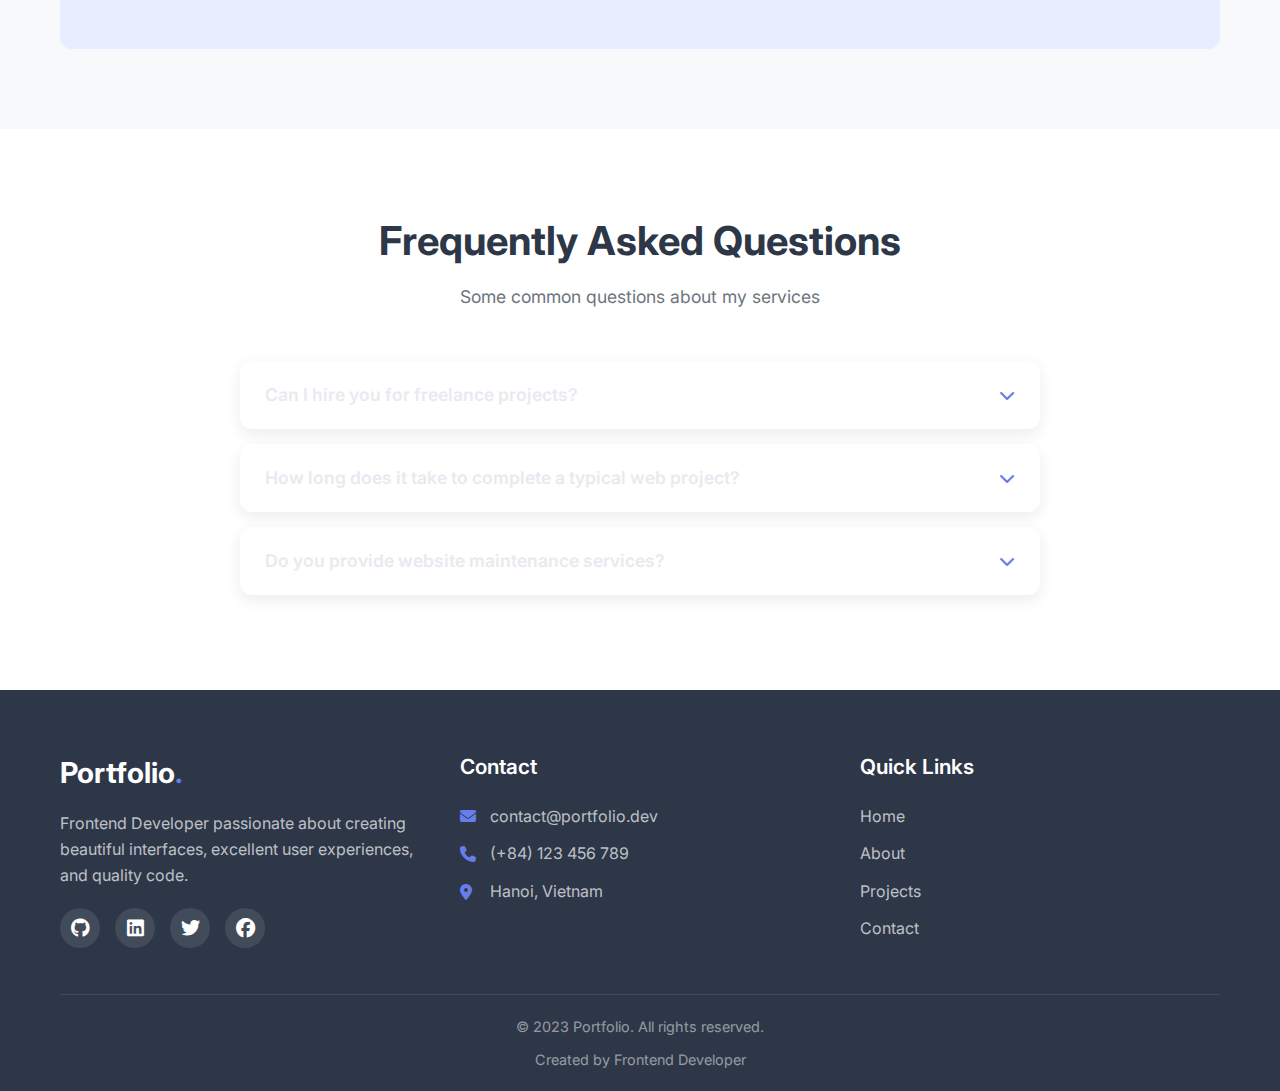
<file: Lab1/portfolio/contact.html>
<!DOCTYPE html>
<html lang="en">
<head>
    <meta charset="UTF-8">
    <meta name="viewport" content="width=device-width, initial-scale=1.0">
    <title>Contact | Developer Portfolio</title>
    <link rel="stylesheet" href="../css/style.css">
    <link rel="stylesheet" href="../css/responsive.css">
    <link rel="stylesheet" href="../css/animations.css">
    <link rel="stylesheet" href="https://cdnjs.cloudflare.com/ajax/libs/font-awesome/6.4.0/css/all.min.css">
    <link href="https://fonts.googleapis.com/css2?family=Inter:wght@300;400;500;600;700&display=swap" rel="stylesheet">
</head>
<body class="contact-page">
    <!-- Dark Mode Toggle (CSS Only) -->
    <input type="checkbox" id="dark-mode-toggle" class="dark-mode-checkbox">
    <label for="dark-mode-toggle" class="theme-toggle" aria-label="Toggle dark mode">
        <i class="fas fa-moon"></i>
        <i class="fas fa-sun"></i>
    </label>

    <!-- Back to Top Link -->
    <a href="#" class="back-to-top" aria-label="Back to top">
        <i class="fas fa-arrow-up"></i>
    </a>
    <!-- Header với logo và menu điều hướng -->
    <header class="header">
        <div class="container">
            <a href="index.html" class="logo">Portfolio<span>.</span></a>
            
            <!-- Checkbox ẩn cho mobile menu (không cần JS) -->
            <input type="checkbox" id="mobile-menu-checkbox">
            
            <nav class="nav">
                <ul class="nav-list">
                    <li><a href="index.html">Home</a></li>
                    <li><a href="about.html">About</a></li>
                    <li><a href="projects.html">Projects</a></li>
                    <li><a href="contact.html" class="active">Contact</a></li>
                </ul>
                
                <label for="mobile-menu-checkbox" class="mobile-menu-toggle" aria-label="Toggle menu">
                    <i class="fas fa-bars"></i>
                    <i class="fas fa-times"></i>
                </label>
            </nav>
        </div>
    </header>

    <!-- Breadcrumb -->
    <section class="breadcrumb">
        <div class="container">
            <nav class="breadcrumb-nav">
                <a href="index.html">Home</a>
                <i class="fas fa-chevron-right"></i>
                <span>Contact</span>
            </nav>
            <h1 class="page-title">Contact Me</h1>
            <p class="page-subtitle">Feel free to reach out if you have any questions or projects to discuss</p>
        </div>
    </section>

    <!-- Contact Section -->
    <section class="contact">
        <div class="container">
            <div class="contact-wrapper">
                <!-- Contact Info -->
                <div class="contact-info">
                    <h2 class="contact-title">Contact Information</h2>
                    <p class="contact-description">
                        I'm always ready to discuss new projects, creative ideas, or collaboration opportunities.
                    </p>
                    
                    <div class="contact-details">
                        <div class="contact-item">
                            <div class="contact-icon">
                                <i class="fas fa-map-marker-alt"></i>
                            </div>
                            <div class="contact-text">
                                <h3>Address</h3>
                                <p>123 ABC Street, XYZ District, Hanoi, Vietnam</p>
                            </div>
                        </div>
                        
                        <div class="contact-item">
                            <div class="contact-icon">
                                <i class="fas fa-phone"></i>
                            </div>
                            <div class="contact-text">
                                <h3>Phone</h3>
                                <p>(+84) 123 456 789</p>
                            </div>
                        </div>
                        
                        <div class="contact-item">
                            <div class="contact-icon">
                                <i class="fas fa-envelope"></i>
                            </div>
                            <div class="contact-text">
                                <h3>Email</h3>
                                <p>contact@portfolio.dev</p>
                            </div>
                        </div>
                        
                        <div class="contact-item">
                            <div class="contact-icon">
                                <i class="fas fa-clock"></i>
                            </div>
                            <div class="contact-text">
                                <h3>Working Hours</h3>
                                <p>Monday - Friday: 9:00 AM - 6:00 PM</p>
                            </div>
                        </div>
                    </div>
                    
                    <div class="social-contact">
                        <h3>Connect with me</h3>
                        <div class="social-links">
                            <a href="#" aria-label="GitHub"><i class="fab fa-github"></i></a>
                            <a href="#" aria-label="LinkedIn"><i class="fab fa-linkedin"></i></a>
                            <a href="#" aria-label="Twitter"><i class="fab fa-twitter"></i></a>
                            <a href="#" aria-label="Facebook"><i class="fab fa-facebook"></i></a>
                        </div>
                    </div>
                </div>
                
                <!-- Contact Form -->
                <div class="contact-form">
                    <h2 class="contact-title">Send Message</h2>
                    <form id="contactForm">
                        <div class="form-group">
                            <label for="name">Full Name *</label>
                            <input type="text" id="name" name="name" required>
                        </div>
                        
                        <div class="form-group">
                            <label for="email">Email *</label>
                            <input type="email" id="email" name="email" required>
                        </div>
                        
                        <div class="form-group">
                            <label for="subject">Subject</label>
                            <input type="text" id="subject" name="subject">
                        </div>
                        
                        <div class="form-group">
                            <label for="message">Message *</label>
                            <textarea id="message" name="message" rows="6" required></textarea>
                        </div>
                        
                        <button type="submit" class="btn btn-primary btn-full">Send Message</button>
                        
                        <div class="form-notice">
                            <p><small>* Required fields</small></p>
                        </div>
                    </form>
                </div>
            </div>
        </div>
    </section>

    <!-- Map Section -->
    <section class="map-section">
        <div class="container">
            <h2 class="section-title">My Location</h2>
            <div class="map-placeholder">
                <div class="map-content">
                    <i class="fas fa-map-marked-alt"></i>
                    <h3>Hanoi, Vietnam</h3>
                    <p>The area where I live and work</p>
                </div>
            </div>
        </div>
    </section>

    <!-- FAQ Section -->
    <section class="faq">
        <div class="container">
            <h2 class="section-title">Frequently Asked Questions</h2>
            <p class="section-subtitle">Some common questions about my services</p>
            
            <div class="faq-list">
                <div class="faq-item">
                    <input type="checkbox" id="faq1" class="faq-checkbox">
                    <label for="faq1" class="faq-question">
                        <h3>Can I hire you for freelance projects?</h3>
                        <i class="fas fa-chevron-down"></i>
                    </label>
                    <div class="faq-answer">
                        <p>Yes, I accept freelance projects. Please contact me through the form above or via email to discuss your project details.</p>
                    </div>
                </div>
                
                <div class="faq-item">
                    <input type="checkbox" id="faq2" class="faq-checkbox">
                    <label for="faq2" class="faq-question">
                        <h3>How long does it take to complete a typical web project?</h3>
                        <i class="fas fa-chevron-down"></i>
                    </label>
                    <div class="faq-answer">
                        <p>The timeline depends on the project's complexity. A corporate website typically takes 2-3 weeks, while a complex web application can take 1-3 months.</p>
                    </div>
                </div>
                
                <div class="faq-item">
                    <input type="checkbox" id="faq3" class="faq-checkbox">
                    <label for="faq3" class="faq-question">
                        <h3>Do you provide website maintenance services?</h3>
                        <i class="fas fa-chevron-down"></i>
                    </label>
                    <div class="faq-answer">
                        <p>Yes, I offer website maintenance packages including updates, backups, security, and technical support. Contact me for more details about service packages.</p>
                    </div>
                </div>
            </div>
        </div>
    </section>

    <!-- Footer -->
    <footer class="footer">
        <div class="container">
            <div class="footer-content">
                <div class="footer-info">
                    <h3 class="footer-logo">Portfolio<span>.</span></h3>
                    <p class="footer-description">
                        Frontend Developer passionate about creating beautiful interfaces, excellent user experiences, and quality code.
                    </p>
                    <div class="social-links">
                        <a href="#" aria-label="GitHub"><i class="fab fa-github"></i></a>
                        <a href="#" aria-label="LinkedIn"><i class="fab fa-linkedin"></i></a>
                        <a href="#" aria-label="Twitter"><i class="fab fa-twitter"></i></a>
                        <a href="#" aria-label="Facebook"><i class="fab fa-facebook"></i></a>
                    </div>
                </div>
                
                <div class="footer-contact">
                    <h4 class="footer-title">Contact</h4>
                    <ul class="contact-list">
                        <li><i class="fas fa-envelope"></i> contact@portfolio.dev</li>
                        <li><i class="fas fa-phone"></i> (+84) 123 456 789</li>
                        <li><i class="fas fa-map-marker-alt"></i> Hanoi, Vietnam</li>
                    </ul>
                </div>
                
                <div class="footer-links">
                    <h4 class="footer-title">Quick Links</h4>
                    <ul class="links-list">
                        <li><a href="index.html">Home</a></li>
                        <li><a href="about.html">About</a></li>
                        <li><a href="projects.html">Projects</a></li>
                        <li><a href="contact.html">Contact</a></li>
                    </ul>
                </div>
            </div>
            
            <div class="footer-bottom">
                <p>&copy; 2023 Portfolio. All rights reserved.</p>
                <p>Created by Frontend Developer</p>
            </div>
        </div>
    </footer>
</body>
</html>
</file>
<file: css/style.css>
/* CSS Variables cho quản lý màu sắc và các giá trị tái sử dụng */
:root {
    --primary-color: #667eea;
    --primary-dark: #5568d3;
    --primary-light: #e6eeff;
    --secondary-color: #6c757d;
    --light-color: #f8f9fa;
    --dark-color: #2d3748;
    --gray-color: #e9ecef;
    --gray-dark: #adb5bd;
    --white: #ffffff;
    --shadow: 0 5px 15px rgba(0, 0, 0, 0.08);
    --shadow-hover: 0 15px 30px rgba(0, 0, 0, 0.15);
    --transition: all 0.3s cubic-bezier(0.4, 0, 0.2, 1);
    --border-radius: 12px;
    --container-width: 1200px;
    --font-family: 'Inter', sans-serif;
    --gradient-primary: linear-gradient(135deg, #667eea 0%, #764ba2 100%);
    --gradient-secondary: linear-gradient(135deg, #f093fb 0%, #f5576c 100%);
    --gradient-success: linear-gradient(135deg, #4facfe 0%, #00f2fe 100%);
}

/* Reset và base styles */
* {
    margin: 0;
    padding: 0;
    box-sizing: border-box;
}

html {
    scroll-behavior: smooth;
}

body {
    font-family: var(--font-family);
    line-height: 1.6;
    color: var(--dark-color);
    background-color: var(--white);
    overflow-x: hidden;
}

.container {
    width: 100%;
    max-width: var(--container-width);
    margin: 0 auto;
    padding: 0 20px;
}

section {
    padding: 80px 0;
}

.text-center {
    text-align: center;
}

/* Header styles */
.header {
    background-color: var(--white);
    box-shadow: var(--shadow);
    position: fixed;
    top: 0;
    left: 0;
    width: 100%;
    z-index: 1000;
}

.header .container {
    display: flex;
    justify-content: space-between;
    align-items: center;
    padding: 20px;
}

.logo {
    font-size: 1.8rem;
    font-weight: 700;
    color: var(--dark-color);
    text-decoration: none;
}

.logo span {
    color: var(--primary-color);
}

.nav-list {
    display: flex;
    list-style: none;
}

.nav-list li {
    margin-left: 30px;
}

.nav-list a {
    text-decoration: none;
    color: var(--dark-color);
    font-weight: 500;
    font-size: 1rem;
    transition: var(--transition);
    position: relative;
    padding: 5px 0;
}

.nav-list a:hover,
.nav-list a.active {
    color: var(--primary-color);
}

.nav-list a::after {
    content: '';
    position: absolute;
    bottom: 0;
    left: 0;
    width: 0;
    height: 2px;
    background-color: var(--primary-color);
    transition: var(--transition);
}

.nav-list a:hover::after,
.nav-list a.active::after {
    width: 100%;
}

.mobile-menu-toggle {
    display: none;
    background: none;
    border: none;
    font-size: 1.5rem;
    color: var(--dark-color);
    cursor: pointer;
}

/* Hide checkbox for mobile menu */
#mobile-menu-checkbox {
    display: none;
}

/* Breadcrumb */
.breadcrumb {
    background-color: var(--light-color);
    padding: 40px 0 20px;
    margin-top: 80px;
}

.breadcrumb-nav {
    display: flex;
    align-items: center;
    margin-bottom: 15px;
    font-size: 0.9rem;
}

.breadcrumb-nav a {
    color: var(--secondary-color);
    text-decoration: none;
    transition: var(--transition);
}

.breadcrumb-nav a:hover {
    color: var(--primary-color);
}

.breadcrumb-nav i {
    margin: 0 10px;
    color: var(--gray-dark);
    font-size: 0.8rem;
}

.breadcrumb-nav span {
    color: var(--primary-color);
    font-weight: 500;
}

.page-title {
    font-size: 2.5rem;
    font-weight: 700;
    margin-bottom: 10px;
}

.page-subtitle {
    color: var(--secondary-color);
    font-size: 1.1rem;
    max-width: 600px;
}

/* Hero section styles */
.hero {
    background-color: var(--light-color);
    padding-top: 140px;
    padding-bottom: 80px;
}

.hero .container {
    display: flex;
    align-items: center;
    justify-content: space-between;
    gap: 40px;
}

.hero-content {
    flex: 1;
}

.hero-title {
    font-size: 3rem;
    font-weight: 700;
    line-height: 1.2;
    margin-bottom: 15px;
}

.hero-title .highlight {
    color: var(--primary-color);
}

.hero-subtitle {
    font-size: 1.5rem;
    font-weight: 500;
    color: var(--secondary-color);
    margin-bottom: 20px;
}

.hero-description {
    font-size: 1.1rem;
    color: var(--secondary-color);
    margin-bottom: 30px;
    max-width: 600px;
}

.hero-buttons {
    display: flex;
    gap: 15px;
    flex-wrap: wrap;
}

.btn {
    display: inline-block;
    padding: 12px 28px;
    border-radius: var(--border-radius);
    text-decoration: none;
    font-weight: 600;
    font-size: 1rem;
    transition: var(--transition);
    cursor: pointer;
    border: none;
}

.btn-primary {
    background: var(--gradient-primary);
    color: var(--white);
    position: relative;
    overflow: hidden;
}

.btn-primary::before {
    content: '';
    position: absolute;
    top: 0;
    left: -100%;
    width: 100%;
    height: 100%;
    background: linear-gradient(90deg, transparent, rgba(255,255,255,0.3), transparent);
    transition: left 0.5s;
}

.btn-primary:hover::before {
    left: 100%;
}

.btn-primary:hover {
    transform: translateY(-3px);
    box-shadow: 0 10px 30px rgba(102, 126, 234, 0.4);
}

.btn-secondary {
    background-color: transparent;
    color: var(--primary-color);
    border: 2px solid var(--primary-color);
}

.btn-secondary:hover {
    background-color: var(--primary-color);
    color: var(--white);
    transform: translateY(-3px);
    box-shadow: var(--shadow-hover);
}

.btn-outline {
    background-color: transparent;
    color: var(--primary-color);
    border: 2px solid var(--primary-color);
}

.btn-outline:hover {
    background-color: var(--primary-color);
    color: var(--white);
}

.btn-large {
    padding: 15px 35px;
    font-size: 1.1rem;
}

.btn-full {
    width: 100%;
}

.hero-image {
    flex: 0 0 300px;
}

.image-placeholder {
    width: 300px;
    height: 300px;
    border-radius: 50%;
    background-color: var(--gray-color);
    display: flex;
    align-items: center;
    justify-content: center;
    overflow: hidden;
    margin: 0 auto;
}

.image-placeholder.large {
    width: 350px;
    height: 350px;
}

.image-placeholder i {
    font-size: 10rem;
    color: var(--primary-color);
    opacity: 0.7;
}

/* Section styles */
.section-title {
    font-size: 2.5rem;
    font-weight: 700;
    text-align: center;
    margin-bottom: 10px;
    color: var(--dark-color);
}

.section-subtitle {
    font-size: 1.1rem;
    color: var(--secondary-color);
    text-align: center;
    margin-bottom: 50px;
    max-width: 600px;
    margin-left: auto;
    margin-right: auto;
}

/* Skills section styles */
.skills {
    background-color: var(--white);
}

.skills-grid {
    display: grid;
    grid-template-columns: repeat(auto-fill, minmax(250px, 1fr));
    gap: 30px;
}

.skill-card {
    background: var(--white);
    border-radius: var(--border-radius);
    padding: 30px;
    box-shadow: var(--shadow);
    transition: var(--transition);
    text-align: center;
    position: relative;
    overflow: hidden;
    border: 1px solid transparent;
}

.skill-card::before {
    content: '';
    position: absolute;
    top: 0;
    left: 0;
    right: 0;
    height: 4px;
    background: var(--gradient-primary);
    transform: scaleX(0);
    transition: transform 0.3s ease;
}

.skill-card:hover::before {
    transform: scaleX(1);
}

.skill-card:hover {
    transform: translateY(-10px);
    box-shadow: var(--shadow-hover);
    border-color: var(--primary-light);
}

.skill-icon {
    font-size: 3rem;
    color: var(--primary-color);
    margin-bottom: 20px;
}

.skill-title {
    font-size: 1.5rem;
    font-weight: 600;
    margin-bottom: 15px;
    color: var(--dark-color);
}

.skill-description {
    color: var(--secondary-color);
    margin-bottom: 20px;
    font-size: 0.95rem;
}

.skill-progress {
    height: 8px;
    background-color: var(--gray-color);
    border-radius: 4px;
    margin-bottom: 8px;
    overflow: hidden;
}

.progress-bar {
    height: 100%;
    background-color: var(--primary-color);
    border-radius: 4px;
    transition: width 1s ease-in-out;
}

.skill-percentage {
    font-weight: 600;
    color: var(--dark-color);
    font-size: 1rem;
}

/* Featured Projects */
.featured-projects {
    background-color: var(--light-color);
}

.projects-showcase {
    display: grid;
    grid-template-columns: repeat(auto-fill, minmax(350px, 1fr));
    gap: 30px;
}

.project-card {
    background-color: var(--white);
    border-radius: var(--border-radius);
    overflow: hidden;
    box-shadow: var(--shadow);
    transition: var(--transition);
}

.project-card:hover {
    transform: translateY(-10px);
    box-shadow: var(--shadow-hover);
}

.project-image {
    height: 200px;
    background-color: var(--primary-light);
    display: flex;
    align-items: center;
    justify-content: center;
    position: relative;
}

.project-image i {
    font-size: 4rem;
    color: var(--primary-color);
}

.project-content {
    padding: 25px;
}

.project-title {
    font-size: 1.5rem;
    font-weight: 600;
    margin-bottom: 10px;
    color: var(--dark-color);
}

.project-description {
    color: var(--secondary-color);
    margin-bottom: 15px;
    font-size: 0.95rem;
}

.project-tech {
    display: flex;
    flex-wrap: wrap;
    gap: 8px;
    margin-bottom: 15px;
}

.tech-tag {
    background-color: var(--light-color);
    color: var(--primary-color);
    padding: 5px 12px;
    border-radius: 20px;
    font-size: 0.85rem;
    font-weight: 500;
}

.project-link {
    color: var(--primary-color);
    text-decoration: none;
    font-weight: 600;
    font-size: 0.95rem;
    transition: var(--transition);
    display: inline-flex;
    align-items: center;
    gap: 5px;
}

.project-link:hover {
    color: var(--primary-dark);
    gap: 10px;
}

/* About page styles */
.about-content {
    display: flex;
    align-items: center;
    gap: 50px;
}

.about-image {
    flex: 0 0 350px;
}

.about-text {
    flex: 1;
}

.about-subtitle {
    font-size: 1.3rem;
    color: var(--secondary-color);
    margin-bottom: 20px;
    font-weight: 500;
}

.about-description {
    color: var(--secondary-color);
    margin-bottom: 20px;
    line-height: 1.7;
}

.about-info {
    display: grid;
    grid-template-columns: repeat(2, 1fr);
    gap: 15px;
    margin: 30px 0;
}

.info-item {
    display: flex;
    justify-content: space-between;
    padding-bottom: 10px;
    border-bottom: 1px solid var(--gray-color);
}

.info-label {
    font-weight: 600;
    color: var(--dark-color);
}

.info-value {
    color: var(--secondary-color);
}

/* Experience Timeline */
.timeline {
    position: relative;
    max-width: 900px;
    margin: 0 auto;
}

.timeline::before {
    content: '';
    position: absolute;
    left: 0;
    top: 0;
    bottom: 0;
    width: 3px;
    background-color: var(--primary-color);
}

.timeline-item {
    position: relative;
    padding-left: 60px;
    margin-bottom: 50px;
}

.timeline-item::before {
    content: '';
    position: absolute;
    left: -6px;
    top: 0;
    width: 15px;
    height: 15px;
    border-radius: 50%;
    background-color: var(--primary-color);
    border: 3px solid var(--white);
    box-shadow: 0 0 0 3px var(--primary-light);
}

.timeline-date {
    display: inline-block;
    background-color: var(--primary-color);
    color: var(--white);
    padding: 10px 20px;
    border-radius: 50px;
    font-weight: 600;
    font-size: 0.95rem;
    margin-bottom: 15px;
}

.timeline-content {
    background-color: var(--white);
    padding: 30px;
    border-radius: 12px;
    box-shadow: var(--shadow);
    border-left: 4px solid var(--primary-color);
    transition: var(--transition);
}

.timeline-content:hover {
    box-shadow: var(--shadow-hover);
    transform: translateX(5px);
}

.timeline-title {
    font-size: 1.4rem;
    font-weight: 700;
    margin-bottom: 8px;
    color: var(--dark-color);
}

.timeline-company {
    color: var(--primary-color);
    font-weight: 600;
    margin-bottom: 15px;
    font-size: 1.1rem;
    display: flex;
    align-items: center;
}

.timeline-company::before {
    content: '🏢';
    margin-right: 8px;
    font-size: 1.2rem;
}

.timeline-description {
    color: var(--secondary-color);
    line-height: 1.8;
    font-size: 1rem;
}

/* Detailed Skills */
.skills-categories {
    display: grid;
    grid-template-columns: repeat(auto-fill, minmax(300px, 1fr));
    gap: 40px;
    max-width: 800px;
    margin: 0 auto;
}

.category {
    background-color: var(--white);
    padding: 30px;
    border-radius: var(--border-radius);
    box-shadow: var(--shadow);
}

.category-title {
    font-size: 1.5rem;
    font-weight: 600;
    margin-bottom: 25px;
    color: var(--dark-color);
    padding-bottom: 10px;
    border-bottom: 2px solid var(--primary-light);
}

.skills-list {
    display: flex;
    flex-direction: column;
    gap: 20px;
}

.skill-item {
    display: flex;
    align-items: center;
    gap: 15px;
}

.skill-name {
    flex: 0 0 120px;
    font-weight: 500;
    color: var(--dark-color);
}

.skill-level {
    flex: 1;
    height: 8px;
    background-color: var(--gray-color);
    border-radius: 4px;
    overflow: hidden;
}

.level-bar {
    height: 100%;
    background-color: var(--primary-color);
    border-radius: 4px;
    transition: width 1s ease-in-out;
}

.skill-percent {
    flex: 0 0 40px;
    text-align: right;
    font-weight: 600;
    color: var(--primary-color);
}

/* Projects page styles */
/* Hide filter radio buttons */
.filter-radio {
    position: absolute;
    opacity: 0;
    pointer-events: none;
}

.projects-filter {
    background-color: var(--light-color);
    padding: 30px 0;
}

.filter-buttons {
    display: flex;
    justify-content: center;
    flex-wrap: wrap;
    gap: 10px;
}

.filter-btn {
    padding: 10px 20px;
    background-color: var(--white);
    border: 1px solid var(--gray-color);
    border-radius: var(--border-radius);
    color: var(--dark-color);
    font-weight: 500;
    cursor: pointer;
    transition: var(--transition);
}

.filter-btn:hover {
    background-color: var(--primary-light);
    border-color: var(--primary-color);
    color: var(--primary-color);
}

/* Active state when radio is checked */
#filter-all:checked ~ .projects-filter label[for="filter-all"],
#filter-web:checked ~ .projects-filter label[for="filter-web"],
#filter-app:checked ~ .projects-filter label[for="filter-app"],
#filter-uiux:checked ~ .projects-filter label[for="filter-uiux"] {
    background-color: var(--primary-color);
    color: var(--white);
    border-color: var(--primary-color);
}

/* Project Grid */
.projects-grid {
    background-color: var(--light-color);
    padding: 60px 0 80px;
}

.projects-container {
    display: grid;
    grid-template-columns: repeat(auto-fill, minmax(350px, 1fr));
    gap: 30px;
}

.project-item {
    transition: var(--transition);
}

/* CSS-only filtering - hide projects not matching filter */
#filter-web:checked ~ .projects-grid .project-item:not([data-category="web"]),
#filter-app:checked ~ .projects-grid .project-item:not([data-category="app"]),
#filter-uiux:checked ~ .projects-grid .project-item:not([data-category="uiux"]) {
    display: none;
}

.project-overlay {
    position: absolute;
    top: 0;
    left: 0;
    right: 0;
    bottom: 0;
    background-color: rgba(0, 123, 255, 0.9);
    display: flex;
    align-items: center;
    justify-content: center;
    opacity: 0;
    transition: var(--transition);
}

.project-card:hover .project-overlay {
    opacity: 1;
}

.project-view {
    color: var(--white);
    text-decoration: none;
    font-weight: 600;
    font-size: 1.1rem;
    padding: 10px 20px;
    border: 2px solid var(--white);
    border-radius: var(--border-radius);
    transition: var(--transition);
}

.project-view:hover {
    background-color: var(--white);
    color: var(--primary-color);
}

.project-links {
    display: flex;
    gap: 15px;
    margin-top: 15px;
}

.project-links .project-link {
    background-color: var(--light-color);
    padding: 8px 15px;
    border-radius: var(--border-radius);
    transition: var(--transition);
}

.project-links .project-link:hover {
    background-color: var(--primary-color);
    color: var(--white);
}

/* CTA Section */
.cta {
    background-color: var(--primary-color);
    color: var(--white);
    text-align: center;
    padding: 100px 0;
}

.cta-title {
    font-size: 2.5rem;
    margin-bottom: 20px;
}

.cta-description {
    font-size: 1.2rem;
    margin-bottom: 30px;
    max-width: 700px;
    margin-left: auto;
    margin-right: auto;
    opacity: 0.9;
}

.cta .btn-primary {
    background-color: var(--white);
    color: var(--primary-color);
}

.cta .btn-primary:hover {
    background-color: var(--light-color);
    transform: translateY(-3px);
}

/* Contact page styles */
.contact-wrapper {
    display: grid;
    grid-template-columns: repeat(auto-fit, minmax(300px, 1fr));
    gap: 50px;
}

.contact-title {
    font-size: 1.8rem;
    font-weight: 600;
    margin-bottom: 20px;
    color: var(--dark-color);
}

.contact-description {
    color: var(--secondary-color);
    margin-bottom: 30px;
    line-height: 1.7;
}

.contact-details {
    display: flex;
    flex-direction: column;
    gap: 25px;
    margin-bottom: 40px;
}

.contact-item {
    display: flex;
    align-items: flex-start;
    gap: 20px;
}

.contact-icon {
    width: 50px;
    height: 50px;
    background-color: var(--primary-light);
    border-radius: 50%;
    display: flex;
    align-items: center;
    justify-content: center;
    flex-shrink: 0;
}

.contact-icon i {
    font-size: 1.2rem;
    color: var(--primary-color);
}

.contact-text h3 {
    font-size: 1.2rem;
    margin-bottom: 5px;
    color: #e8eaf0;
}

.contact-text p {
    color: var(--secondary-color);
}

.social-contact h3 {
    font-size: 1.2rem;
    margin-bottom: 15px;
    color: var(--dark-color);
}

/* Contact Form */
.contact-form {
    background-color: var(--white);
    padding: 40px;
    border-radius: var(--border-radius);
    box-shadow: var(--shadow);
}

.form-group {
    margin-bottom: 25px;
}

.form-group label {
    display: block;
    margin-bottom: 8px;
    font-weight: 500;
    color: var(--dark-color);
}

.form-group input,
.form-group textarea {
    width: 100%;
    padding: 12px 15px;
    border: 1px solid var(--gray-color);
    border-radius: var(--border-radius);
    font-family: var(--font-family);
    font-size: 1rem;
    transition: var(--transition);
}

.form-group input:focus,
.form-group textarea:focus {
    outline: none;
    border-color: var(--primary-color);
    box-shadow: 0 0 0 3px rgba(102, 126, 234, 0.1);
}

.form-group input.error,
.form-group textarea.error {
    border-color: #dc3545;
}

.error-message {
    color: #dc3545;
    font-size: 0.875rem;
    margin-top: 5px;
    display: block;
}

.form-notice {
    margin-top: 15px;
    color: var(--secondary-color);
}

/* Map Section */
.map-section {
    background-color: var(--light-color);
}

.map-placeholder {
    height: 300px;
    background-color: var(--primary-light);
    border-radius: var(--border-radius);
    display: flex;
    align-items: center;
    justify-content: center;
    flex-direction: column;
}

.map-content i {
    font-size: 4rem;
    color: var(--primary-color);
    margin-bottom: 15px;
}

.map-content h3 {
    font-size: 1.5rem;
    margin-bottom: 10px;
    color: #e8eaf0;
}

.map-content p {
    color: var(--secondary-color);
}

/* FAQ Section (CSS Only) */
.faq-list {
    max-width: 800px;
    margin: 0 auto;
}

.faq-item {
    background-color: var(--white);
    border-radius: var(--border-radius);
    margin-bottom: 15px;
    overflow: hidden;
    box-shadow: var(--shadow);
}

/* Hide checkbox */
.faq-checkbox {
    display: none;
}

.faq-question {
    padding: 20px 25px;
    display: flex;
    justify-content: space-between;
    align-items: center;
    cursor: pointer;
    transition: var(--transition);
}

.faq-question:hover {
    background-color: var(--light-color);
}

.faq-question h3 {
    font-size: 1.1rem;
    font-weight: 600;
    color: #e8eaf0;
}

.faq-question i {
    color: var(--primary-color);
    transition: var(--transition);
}

.faq-answer {
    padding: 0 25px;
    max-height: 0;
    overflow: hidden;
    transition: max-height 0.5s ease;
}

.faq-answer p {
    padding-bottom: 20px;
    color: var(--secondary-color);
    line-height: 1.7;
}

/* Show answer when checkbox is checked */
.faq-checkbox:checked + .faq-question + .faq-answer {
    max-height: 500px;
    padding-top: 5px;
}

/* Rotate icon when checkbox is checked */
.faq-checkbox:checked + .faq-question i {
    transform: rotate(180deg);
}

/* Highlight question when active */
.faq-checkbox:checked + .faq-question {
    background-color: var(--primary-light);
}

/* Footer styles */
.footer {
    background-color: var(--dark-color);
    color: var(--white);
    padding: 60px 0 20px;
}

.footer-content {
    display: grid;
    grid-template-columns: repeat(auto-fit, minmax(250px, 1fr));
    gap: 40px;
    margin-bottom: 40px;
}

.footer-logo {
    font-size: 1.8rem;
    font-weight: 700;
    margin-bottom: 15px;
}

.footer-logo span {
    color: var(--primary-color);
}

.footer-description {
    color: rgba(255, 255, 255, 0.7);
    margin-bottom: 20px;
    line-height: 1.6;
}

.social-links {
    display: flex;
    gap: 15px;
}

.social-links a {
    display: flex;
    align-items: center;
    justify-content: center;
    width: 40px;
    height: 40px;
    background-color: rgba(255, 255, 255, 0.1);
    border-radius: 50%;
    color: var(--white);
    font-size: 1.2rem;
    transition: var(--transition);
    text-decoration: none;
    position: relative;
    overflow: hidden;
}

.social-links a::before {
    content: '';
    position: absolute;
    inset: 0;
    background: var(--gradient-primary);
    opacity: 0;
    transition: opacity 0.3s ease;
}

.social-links a:hover::before {
    opacity: 1;
}

.social-links a i {
    position: relative;
    z-index: 1;
}

.social-links a:hover {
    transform: translateY(-5px) scale(1.1);
    box-shadow: 0 5px 20px rgba(102, 126, 234, 0.5);
}

/* Individual social media colors on hover */
.social-links a:nth-child(1):hover::before {
    background: linear-gradient(135deg, #333 0%, #666 100%);
}

.social-links a:nth-child(2):hover::before {
    background: linear-gradient(135deg, #0077b5 0%, #00a0dc 100%);
}

.social-links a:nth-child(3):hover::before {
    background: linear-gradient(135deg, #1da1f2 0%, #0d8bd9 100%);
}

.social-links a:nth-child(4):hover::before {
    background: linear-gradient(135deg, #1877f2 0%, #0c63d4 100%);
}

.footer-title {
    font-size: 1.3rem;
    font-weight: 600;
    margin-bottom: 20px;
    color: var(--white);
}

.contact-list {
    list-style: none;
}

.contact-list li {
    margin-bottom: 12px;
    display: flex;
    align-items: center;
    color: rgba(255, 255, 255, 0.7);
}

.contact-list i {
    margin-right: 10px;
    color: var(--primary-color);
    width: 20px;
}

.links-list {
    list-style: none;
}

.links-list li {
    margin-bottom: 12px;
}

.links-list a {
    color: rgba(255, 255, 255, 0.7);
    text-decoration: none;
    transition: var(--transition);
}

.links-list a:hover {
    color: var(--primary-color);
    padding-left: 5px;
}

.footer-bottom {
    border-top: 1px solid rgba(255, 255, 255, 0.1);
    padding-top: 20px;
    text-align: center;
    display: flex;
    flex-direction: column;
    gap: 10px;
    color: rgba(255, 255, 255, 0.5);
    font-size: 0.9rem;
}
</file>
<file: css/responsive.css>
/* Responsive styles cho tất cả các thiết bị */
@media (max-width: 1200px) {
    .container {
        max-width: 960px;
    }
}

@media (max-width: 992px) {
    .container {
        max-width: 720px;
    }
    
    .hero .container,
    .about-content {
        flex-direction: column;
        text-align: center;
    }
    
    .hero-title {
        font-size: 2.5rem;
    }
    
    .hero-buttons {
        justify-content: center;
    }
    
    .hero-image,
    .about-image {
        order: -1;
        margin-bottom: 30px;
    }
    
    .image-placeholder {
        width: 250px;
        height: 250px;
    }
    
    .image-placeholder.large {
        width: 300px;
        height: 300px;
    }
    
    .image-placeholder i {
        font-size: 8rem;
    }
    
    .projects-showcase,
    .projects-container {
        grid-template-columns: repeat(auto-fill, minmax(300px, 1fr));
    }
    
    .skills-categories {
        grid-template-columns: 1fr;
        max-width: 500px;
    }
}

@media (max-width: 768px) {
    .container {
        max-width: 540px;
    }
    
    /* Mobile menu with checkbox trick - no JavaScript needed */
    .header .container {
        position: relative;
    }
    
    #mobile-menu-checkbox {
        display: none;
    }
    
    .nav-list {
        position: fixed;
        top: 70px;
        left: 0;
        width: 100%;
        background-color: var(--white);
        flex-direction: column;
        align-items: center;
        padding: 20px 0;
        box-shadow: var(--shadow);
        transform: translateY(-100%);
        opacity: 0;
        visibility: hidden;
        transition: var(--transition);
        z-index: 999;
    }
    
    #mobile-menu-checkbox:checked ~ nav .nav-list {
        transform: translateY(0);
        opacity: 1;
        visibility: visible;
    }
    
    #mobile-menu-checkbox:checked ~ nav .mobile-menu-toggle .fa-bars {
        display: none;
    }
    
    #mobile-menu-checkbox:checked ~ nav .mobile-menu-toggle .fa-times {
        display: inline-block;
    }
    
    .mobile-menu-toggle .fa-times {
        display: none;
    }
    
    .nav-list li {
        margin: 10px 0;
    }
    
    .mobile-menu-toggle {
        display: block;
    }
    
    .section-title {
        font-size: 2rem;
    }
    
    .page-title {
        font-size: 2rem;
    }
    
    .hero-title {
        font-size: 2rem;
    }
    
    .hero-subtitle {
        font-size: 1.3rem;
    }
    
    .about-info {
        grid-template-columns: 1fr;
    }
    
    .timeline::before {
        left: 0;
    }
    
    .timeline-item {
        padding-left: 50px;
    }
    
    .timeline-item::before {
        left: -6px;
    }
    
    .timeline-date {
        padding: 8px 16px;
        font-size: 0.85rem;
    }
    
    .timeline-content {
        padding: 20px;
    }
    
    .contact-wrapper {
        grid-template-columns: 1fr;
    }
    
    .contact-form {
        padding: 25px;
    }
}

@media (max-width: 576px) {
    .container {
        padding: 0 15px;
    }
    
    section {
        padding: 60px 0;
    }
    
    .hero {
        padding-top: 120px;
    }
    
    .hero-buttons {
        flex-direction: column;
        align-items: center;
    }
    
    .btn {
        width: 100%;
        max-width: 250px;
        text-align: center;
    }
    
    .skills-grid,
    .projects-showcase,
    .projects-container {
        grid-template-columns: 1fr;
    }
    
    .filter-buttons {
        justify-content: flex-start;
        overflow-x: auto;
        padding-bottom: 10px;
    }
    
    .filter-btn {
        white-space: nowrap;
    }
    
    .footer-content {
        grid-template-columns: 1fr;
    }
    
    .cta-title {
        font-size: 2rem;
    }
    
    .cta-description {
        font-size: 1rem;
    }
    
    /* Adjust theme toggle and back to top for mobile */
    .theme-toggle {
        right: 15px;
        top: 90px;
        width: 45px;
        height: 45px;
        font-size: 1.1rem;
    }
    
    .back-to-top {
        bottom: 20px;
        right: 20px;
        width: 45px;
        height: 45px;
        font-size: 1.3rem;
    }
    
    /* Toast notifications on mobile */
    .toast {
        min-width: 280px;
        right: 15px;
        bottom: 20px;
        font-size: 0.9rem;
    }
}
</file>
<file: css/animations.css>
/* ===========================
   CSS-ONLY ANIMATIONS & EFFECTS
   =========================== */

/* Smooth Scroll */
html {
    scroll-behavior: smooth;
}

/* Hide checkbox for dark mode */
.dark-mode-checkbox {
    display: none;
}

/* Fade in animations */
@keyframes fadeInUp {
    from {
        opacity: 0;
        transform: translateY(30px);
    }
    to {
        opacity: 1;
        transform: translateY(0);
    }
}

@keyframes fadeInDown {
    from {
        opacity: 0;
        transform: translateY(-30px);
    }
    to {
        opacity: 1;
        transform: translateY(0);
    }
}

@keyframes fadeInLeft {
    from {
        opacity: 0;
        transform: translateX(-30px);
    }
    to {
        opacity: 1;
        transform: translateX(0);
    }
}

@keyframes fadeInRight {
    from {
        opacity: 0;
        transform: translateX(30px);
    }
    to {
        opacity: 1;
        transform: translateX(0);
    }
}

@keyframes fadeIn {
    from {
        opacity: 0;
    }
    to {
        opacity: 1;
    }
}

@keyframes scaleIn {
    from {
        opacity: 0;
        transform: scale(0.8);
    }
    to {
        opacity: 1;
        transform: scale(1);
    }
}

/* Floating animation */
@keyframes float {
    0%, 100% {
        transform: translateY(0px);
    }
    50% {
        transform: translateY(-20px);
    }
}

/* Pulse animation */
@keyframes pulse {
    0%, 100% {
        transform: scale(1);
    }
    50% {
        transform: scale(1.05);
    }
}

/* Gradient animation */
@keyframes gradientMove {
    0% {
        background-position: 0% 50%;
    }
    50% {
        background-position: 100% 50%;
    }
    100% {
        background-position: 0% 50%;
    }
}

/* Apply animations */
.fade-in-up {
    animation: fadeInUp 0.8s ease-out;
}

.fade-in-down {
    animation: fadeInDown 0.8s ease-out;
}

.fade-in-left {
    animation: fadeInLeft 0.8s ease-out;
}

.fade-in-right {
    animation: fadeInRight 0.8s ease-out;
}

.fade-in {
    animation: fadeIn 0.8s ease-out;
}

.scale-in {
    animation: scaleIn 0.8s ease-out;
}

/* Stagger animation delays */
.stagger-1 { animation-delay: 0.1s; }
.stagger-2 { animation-delay: 0.2s; }
.stagger-3 { animation-delay: 0.3s; }
.stagger-4 { animation-delay: 0.4s; }
.stagger-5 { animation-delay: 0.5s; }
.stagger-6 { animation-delay: 0.6s; }

/* Back to Top Link (CSS Only) */
.back-to-top {
    position: fixed;
    bottom: 30px;
    right: 30px;
    width: 50px;
    height: 50px;
    background: linear-gradient(135deg, #667eea 0%, #764ba2 100%);
    color: #fff;
    border-radius: 50%;
    display: flex;
    align-items: center;
    justify-content: center;
    font-size: 1.5rem;
    box-shadow: 0 5px 20px rgba(102, 126, 234, 0.4);
    transition: all 0.3s ease;
    z-index: 999;
    text-decoration: none;
    animation: fadeInUp 0.5s ease 2s both;
}

.back-to-top:hover {
    transform: translateY(-5px) scale(1.1);
    box-shadow: 0 8px 25px rgba(102, 126, 234, 0.6);
}

/* Dark Mode Toggle (CSS Only) */
.theme-toggle {
    position: fixed;
    top: 100px;
    right: 30px;
    width: 50px;
    height: 50px;
    background: var(--white);
    border: 2px solid var(--gray-color);
    border-radius: 50%;
    cursor: pointer;
    display: flex;
    align-items: center;
    justify-content: center;
    font-size: 1.3rem;
    color: var(--dark-color);
    box-shadow: var(--shadow);
    transition: all 0.3s ease;
    z-index: 998;
}

.theme-toggle:hover {
    transform: rotate(180deg);
    box-shadow: var(--shadow-hover);
}

/* Light mode shows sun, dark mode shows moon */
.theme-toggle .fa-moon {
    display: none;
}

.theme-toggle .fa-sun {
    display: block;
}

/* Dark Mode using CSS checkbox */
.dark-mode-checkbox:checked ~ .theme-toggle .fa-sun {
    display: none;
}

.dark-mode-checkbox:checked ~ .theme-toggle .fa-moon {
    display: block;
}

.dark-mode-checkbox:checked ~ * {
    --primary-color: #8b9aff;
    --primary-dark: #7b8aef;
    --primary-light: #1a1d2e;
    --secondary-color: #c5d0e8;
    --light-color: #1e2139;
    --dark-color: #f5f7fa;
    --gray-color: #2a2d47;
    --gray-dark: #8892b0;
    --white: #0f1119;
    --shadow: 0 5px 15px rgba(0, 0, 0, 0.5);
    --shadow-hover: 0 15px 30px rgba(0, 0, 0, 0.6);
}

.dark-mode-checkbox:checked ~ .header {
    background-color: #0f1119;
    border-bottom: 1px solid #2a2d47;
}

.dark-mode-checkbox:checked ~ .theme-toggle {
    background: #1e2139;
    border-color: #2a2d47;
    color: #f5f7fa;
}

/* Improve text readability in dark mode */
.dark-mode-checkbox:checked ~ * h1,
.dark-mode-checkbox:checked ~ * h2,
.dark-mode-checkbox:checked ~ * h3,
.dark-mode-checkbox:checked ~ * h4,
.dark-mode-checkbox:checked ~ * h5,
.dark-mode-checkbox:checked ~ * h6 {
    color: #f5f7fa;
}

.dark-mode-checkbox:checked ~ * p,
.dark-mode-checkbox:checked ~ * li,
.dark-mode-checkbox:checked ~ * span {
    color: #c5d0e8;
}

.dark-mode-checkbox:checked ~ * .hero-description,
.dark-mode-checkbox:checked ~ * .section-subtitle,
.dark-mode-checkbox:checked ~ * .page-subtitle {
    color: #c5d0e8;
}

.dark-mode-checkbox:checked ~ * .skill-description,
.dark-mode-checkbox:checked ~ * .project-description,
.dark-mode-checkbox:checked ~ * .about-description,
.dark-mode-checkbox:checked ~ * .timeline-description {
    color: #b8c5e0;
}

/* Contact page specific improvements for dark mode */
.dark-mode-checkbox:checked ~ * .contact-title,
.dark-mode-checkbox:checked ~ * .contact-description {
    color: #f5f7fa !important;
}

.dark-mode-checkbox:checked ~ * .contact-text h3 {
    color: #f5f7fa !important;
    font-weight: 600;
}

.dark-mode-checkbox:checked ~ * .contact-text p {
    color: #d0ddf5 !important;
}

.dark-mode-checkbox:checked ~ * .contact-icon {
    color: #8b9aff !important;
}

.dark-mode-checkbox:checked ~ * .contact-icon i {
    color: #8b9aff !important;
}

.dark-mode-checkbox:checked ~ * .social-contact h3 {
    color: #f5f7fa !important;
}

.dark-mode-checkbox:checked ~ * .form-label {
    color: #f5f7fa !important;
    font-weight: 500;
}

.dark-mode-checkbox:checked ~ * .form-group input,
.dark-mode-checkbox:checked ~ * .form-group textarea {
    background-color: #252940 !important;
    border-color: #3d4266 !important;
    color: #f5f7fa !important;
}

.dark-mode-checkbox:checked ~ * .form-group input::placeholder,
.dark-mode-checkbox:checked ~ * .form-group textarea::placeholder {
    color: #9ba3bf !important;
}

.dark-mode-checkbox:checked ~ * .form-group input:focus,
.dark-mode-checkbox:checked ~ * .form-group textarea:focus {
    border-color: #8b9aff !important;
    background-color: #2d3349 !important;
    box-shadow: 0 0 0 3px rgba(139, 154, 255, 0.15) !important;
}

.dark-mode-checkbox:checked ~ * .form-notice {
    color: #b8c5e0 !important;
}

.dark-mode-checkbox:checked ~ * .faq-question h3 {
    color: #f5f7fa !important;
}

.dark-mode-checkbox:checked ~ * .faq-answer p {
    color: #d0ddf5 !important;
}

.dark-mode-checkbox:checked ~ * .page-title {
    color: #f5f7fa !important;
}

.dark-mode-checkbox:checked ~ * .breadcrumb-nav a,
.dark-mode-checkbox:checked ~ * .breadcrumb-nav span {
    color: #d0ddf5 !important;
}

/* CSS Tooltip */
.tooltip {
    position: relative;
    display: inline-block;
}

.tooltip .tooltip-text {
    visibility: hidden;
    width: 120px;
    background-color: #333;
    color: #fff;
    text-align: center;
    border-radius: 6px;
    padding: 5px 10px;
    position: absolute;
    z-index: 1;
    bottom: 125%;
    left: 50%;
    transform: translateX(-50%);
    opacity: 0;
    transition: opacity 0.3s;
    font-size: 0.85rem;
}

.tooltip .tooltip-text::after {
    content: "";
    position: absolute;
    top: 100%;
    left: 50%;
    margin-left: -5px;
    border-width: 5px;
    border-style: solid;
    border-color: #333 transparent transparent transparent;
}

.tooltip:hover .tooltip-text {
    visibility: visible;
    opacity: 1;
}

/* Card hover effects */
.card-hover {
    transition: all 0.3s ease;
}

.card-hover:hover {
    transform: translateY(-10px);
    box-shadow: 0 20px 40px rgba(0, 0, 0, 0.15);
}

/* Button ripple effect (CSS only) */
.btn-ripple {
    position: relative;
    overflow: hidden;
}

.btn-ripple::after {
    content: "";
    position: absolute;
    top: 50%;
    left: 50%;
    width: 0;
    height: 0;
    border-radius: 50%;
    background: rgba(255, 255, 255, 0.5);
    transform: translate(-50%, -50%);
    transition: width 0.6s, height 0.6s;
}

.btn-ripple:active::after {
    width: 300px;
    height: 300px;
}

/* ===========================
   CONTACT PAGE DARK MODE FIXES
   =========================== */

/* Override dark mode backgrounds for contact page elements */
.dark-mode-checkbox:checked ~ * .contact-page section,
.contact-page .dark-mode-checkbox:checked ~ section {
    background-color: #1a1d2e !important;
}

.dark-mode-checkbox:checked ~ * .contact-page .faq-item,
.contact-page .dark-mode-checkbox:checked ~ * .faq-item {
    background-color: #232740 !important;
}

.dark-mode-checkbox:checked ~ * .contact-page .contact-form,
.contact-page .dark-mode-checkbox:checked ~ * .contact-form {
    background-color: #232740 !important;
}

.dark-mode-checkbox:checked ~ * .contact-page .form-group input,
.dark-mode-checkbox:checked ~ * .contact-page .form-group textarea,
.contact-page .dark-mode-checkbox:checked ~ * .form-group input,
.contact-page .dark-mode-checkbox:checked ~ * .form-group textarea {
    background-color: #2d3250 !important;
    color: #e8eaf0 !important;
    border-color: #3d4363 !important;
}

.dark-mode-checkbox:checked ~ * .contact-page .breadcrumb,
.contact-page .dark-mode-checkbox:checked ~ .breadcrumb {
    background-color: #232740 !important;
}

.dark-mode-checkbox:checked ~ * .contact-page .map-section,
.contact-page .dark-mode-checkbox:checked ~ * .map-section {
    background-color: #232740 !important;
}

/* ===========================
   ABOUT PAGE DARK MODE FIXES
   =========================== */

/* Override dark mode backgrounds for about page elements */
.dark-mode-checkbox:checked ~ * .about-page section,
.about-page .dark-mode-checkbox:checked ~ section {
    background-color: #1a1d2e !important;
}

.dark-mode-checkbox:checked ~ * .about-page .timeline-content,
.about-page .dark-mode-checkbox:checked ~ * .timeline-content {
    background-color: #232740 !important;
}

.dark-mode-checkbox:checked ~ * .about-page .category,
.about-page .dark-mode-checkbox:checked ~ * .category {
    background-color: #232740 !important;
}

.dark-mode-checkbox:checked ~ * .about-page .breadcrumb,
.about-page .dark-mode-checkbox:checked ~ .breadcrumb {
    background-color: #232740 !important;
}
</file>
<file: Lab1/css/style.css>
/* CSS Variables cho quản lý màu sắc và các giá trị tái sử dụng */
:root {
    --primary-color: #667eea;
    --primary-dark: #5568d3;
    --primary-light: #e6eeff;
    --secondary-color: #6c757d;
    --light-color: #f8f9fa;
    --dark-color: #2d3748;
    --gray-color: #e9ecef;
    --gray-dark: #adb5bd;
    --white: #ffffff;
    --shadow: 0 5px 15px rgba(0, 0, 0, 0.08);
    --shadow-hover: 0 15px 30px rgba(0, 0, 0, 0.15);
    --transition: all 0.3s cubic-bezier(0.4, 0, 0.2, 1);
    --border-radius: 12px;
    --container-width: 1200px;
    --font-family: 'Inter', sans-serif;
    --gradient-primary: linear-gradient(135deg, #667eea 0%, #764ba2 100%);
    --gradient-secondary: linear-gradient(135deg, #f093fb 0%, #f5576c 100%);
    --gradient-success: linear-gradient(135deg, #4facfe 0%, #00f2fe 100%);
}

/* Reset và base styles */
* {
    margin: 0;
    padding: 0;
    box-sizing: border-box;
}

html {
    scroll-behavior: smooth;
}

body {
    font-family: var(--font-family);
    line-height: 1.6;
    color: var(--dark-color);
    background-color: var(--white);
    overflow-x: hidden;
}

.container {
    width: 100%;
    max-width: var(--container-width);
    margin: 0 auto;
    padding: 0 20px;
}

section {
    padding: 80px 0;
}

.text-center {
    text-align: center;
}

/* Header styles */
.header {
    background-color: var(--white);
    box-shadow: var(--shadow);
    position: fixed;
    top: 0;
    left: 0;
    width: 100%;
    z-index: 1000;
}

.header .container {
    display: flex;
    justify-content: space-between;
    align-items: center;
    padding: 20px;
}

.logo {
    font-size: 1.8rem;
    font-weight: 700;
    color: var(--dark-color);
    text-decoration: none;
}

.logo span {
    color: var(--primary-color);
}

.nav-list {
    display: flex;
    list-style: none;
}

.nav-list li {
    margin-left: 30px;
}

.nav-list a {
    text-decoration: none;
    color: var(--dark-color);
    font-weight: 500;
    font-size: 1rem;
    transition: var(--transition);
    position: relative;
    padding: 5px 0;
}

.nav-list a:hover,
.nav-list a.active {
    color: var(--primary-color);
}

.nav-list a::after {
    content: '';
    position: absolute;
    bottom: 0;
    left: 0;
    width: 0;
    height: 2px;
    background-color: var(--primary-color);
    transition: var(--transition);
}

.nav-list a:hover::after,
.nav-list a.active::after {
    width: 100%;
}

.mobile-menu-toggle {
    display: none;
    background: none;
    border: none;
    font-size: 1.5rem;
    color: var(--dark-color);
    cursor: pointer;
}

/* Hide checkbox for mobile menu */
#mobile-menu-checkbox {
    display: none;
}

/* Breadcrumb */
.breadcrumb {
    background-color: var(--light-color);
    padding: 40px 0 20px;
    margin-top: 80px;
}

.breadcrumb-nav {
    display: flex;
    align-items: center;
    margin-bottom: 15px;
    font-size: 0.9rem;
}

.breadcrumb-nav a {
    color: var(--secondary-color);
    text-decoration: none;
    transition: var(--transition);
}

.breadcrumb-nav a:hover {
    color: var(--primary-color);
}

.breadcrumb-nav i {
    margin: 0 10px;
    color: var(--gray-dark);
    font-size: 0.8rem;
}

.breadcrumb-nav span {
    color: var(--primary-color);
    font-weight: 500;
}

.page-title {
    font-size: 2.5rem;
    font-weight: 700;
    margin-bottom: 10px;
}

.page-subtitle {
    color: var(--secondary-color);
    font-size: 1.1rem;
    max-width: 600px;
}

/* Hero section styles */
.hero {
    background-color: var(--light-color);
    padding-top: 140px;
    padding-bottom: 80px;
}

.hero .container {
    display: flex;
    align-items: center;
    justify-content: space-between;
    gap: 40px;
}

.hero-content {
    flex: 1;
}

.hero-title {
    font-size: 3rem;
    font-weight: 700;
    line-height: 1.2;
    margin-bottom: 15px;
}

.hero-title .highlight {
    color: var(--primary-color);
}

.hero-subtitle {
    font-size: 1.5rem;
    font-weight: 500;
    color: var(--secondary-color);
    margin-bottom: 20px;
}

.hero-description {
    font-size: 1.1rem;
    color: var(--secondary-color);
    margin-bottom: 30px;
    max-width: 600px;
}

.hero-buttons {
    display: flex;
    gap: 15px;
    flex-wrap: wrap;
}

.btn {
    display: inline-block;
    padding: 12px 28px;
    border-radius: var(--border-radius);
    text-decoration: none;
    font-weight: 600;
    font-size: 1rem;
    transition: var(--transition);
    cursor: pointer;
    border: none;
}

.btn-primary {
    background: var(--gradient-primary);
    color: var(--white);
    position: relative;
    overflow: hidden;
}

.btn-primary::before {
    content: '';
    position: absolute;
    top: 0;
    left: -100%;
    width: 100%;
    height: 100%;
    background: linear-gradient(90deg, transparent, rgba(255,255,255,0.3), transparent);
    transition: left 0.5s;
}

.btn-primary:hover::before {
    left: 100%;
}

.btn-primary:hover {
    transform: translateY(-3px);
    box-shadow: 0 10px 30px rgba(102, 126, 234, 0.4);
}

.btn-secondary {
    background-color: transparent;
    color: var(--primary-color);
    border: 2px solid var(--primary-color);
}

.btn-secondary:hover {
    background-color: var(--primary-color);
    color: var(--white);
    transform: translateY(-3px);
    box-shadow: var(--shadow-hover);
}

.btn-outline {
    background-color: transparent;
    color: var(--primary-color);
    border: 2px solid var(--primary-color);
}

.btn-outline:hover {
    background-color: var(--primary-color);
    color: var(--white);
}

.btn-large {
    padding: 15px 35px;
    font-size: 1.1rem;
}

.btn-full {
    width: 100%;
}

.hero-image {
    flex: 0 0 300px;
}

.image-placeholder {
    width: 300px;
    height: 300px;
    border-radius: 50%;
    background-color: var(--gray-color);
    display: flex;
    align-items: center;
    justify-content: center;
    overflow: hidden;
    margin: 0 auto;
}

.image-placeholder.large {
    width: 350px;
    height: 350px;
}

.image-placeholder i {
    font-size: 10rem;
    color: var(--primary-color);
    opacity: 0.7;
}

/* Section styles */
.section-title {
    font-size: 2.5rem;
    font-weight: 700;
    text-align: center;
    margin-bottom: 10px;
    color: var(--dark-color);
}

.section-subtitle {
    font-size: 1.1rem;
    color: var(--secondary-color);
    text-align: center;
    margin-bottom: 50px;
    max-width: 600px;
    margin-left: auto;
    margin-right: auto;
}

/* Skills section styles */
.skills {
    background-color: var(--white);
}

.skills-grid {
    display: grid;
    grid-template-columns: repeat(auto-fill, minmax(250px, 1fr));
    gap: 30px;
}

.skill-card {
    background: var(--white);
    border-radius: var(--border-radius);
    padding: 30px;
    box-shadow: var(--shadow);
    transition: var(--transition);
    text-align: center;
    position: relative;
    overflow: hidden;
    border: 1px solid transparent;
}

.skill-card::before {
    content: '';
    position: absolute;
    top: 0;
    left: 0;
    right: 0;
    height: 4px;
    background: var(--gradient-primary);
    transform: scaleX(0);
    transition: transform 0.3s ease;
}

.skill-card:hover::before {
    transform: scaleX(1);
}

.skill-card:hover {
    transform: translateY(-10px);
    box-shadow: var(--shadow-hover);
    border-color: var(--primary-light);
}

.skill-icon {
    font-size: 3rem;
    color: var(--primary-color);
    margin-bottom: 20px;
}

.skill-title {
    font-size: 1.5rem;
    font-weight: 600;
    margin-bottom: 15px;
    color: var(--dark-color);
}

.skill-description {
    color: var(--secondary-color);
    margin-bottom: 20px;
    font-size: 0.95rem;
}

.skill-progress {
    height: 8px;
    background-color: var(--gray-color);
    border-radius: 4px;
    margin-bottom: 8px;
    overflow: hidden;
}

.progress-bar {
    height: 100%;
    background-color: var(--primary-color);
    border-radius: 4px;
    transition: width 1s ease-in-out;
}

.skill-percentage {
    font-weight: 600;
    color: var(--dark-color);
    font-size: 1rem;
}

/* Featured Projects */
.featured-projects {
    background-color: var(--light-color);
}

.projects-showcase {
    display: grid;
    grid-template-columns: repeat(auto-fill, minmax(350px, 1fr));
    gap: 30px;
}

.project-card {
    background-color: var(--white);
    border-radius: var(--border-radius);
    overflow: hidden;
    box-shadow: var(--shadow);
    transition: var(--transition);
}

.project-card:hover {
    transform: translateY(-10px);
    box-shadow: var(--shadow-hover);
}

.project-image {
    height: 200px;
    background-color: var(--primary-light);
    display: flex;
    align-items: center;
    justify-content: center;
    position: relative;
}

.project-image i {
    font-size: 4rem;
    color: var(--primary-color);
}

.project-content {
    padding: 25px;
}

.project-title {
    font-size: 1.5rem;
    font-weight: 600;
    margin-bottom: 10px;
    color: var(--dark-color);
}

.project-description {
    color: var(--secondary-color);
    margin-bottom: 15px;
    font-size: 0.95rem;
}

.project-tech {
    display: flex;
    flex-wrap: wrap;
    gap: 8px;
    margin-bottom: 15px;
}

.tech-tag {
    background-color: var(--light-color);
    color: var(--primary-color);
    padding: 5px 12px;
    border-radius: 20px;
    font-size: 0.85rem;
    font-weight: 500;
}

.project-link {
    color: var(--primary-color);
    text-decoration: none;
    font-weight: 600;
    font-size: 0.95rem;
    transition: var(--transition);
    display: inline-flex;
    align-items: center;
    gap: 5px;
}

.project-link:hover {
    color: var(--primary-dark);
    gap: 10px;
}

/* About page styles */
.about-content {
    display: flex;
    align-items: center;
    gap: 50px;
}

.about-image {
    flex: 0 0 350px;
}

.about-text {
    flex: 1;
}

.about-subtitle {
    font-size: 1.3rem;
    color: var(--secondary-color);
    margin-bottom: 20px;
    font-weight: 500;
}

.about-description {
    color: var(--secondary-color);
    margin-bottom: 20px;
    line-height: 1.7;
}

.about-info {
    display: grid;
    grid-template-columns: repeat(2, 1fr);
    gap: 15px;
    margin: 30px 0;
}

.info-item {
    display: flex;
    justify-content: space-between;
    padding-bottom: 10px;
    border-bottom: 1px solid var(--gray-color);
}

.info-label {
    font-weight: 600;
    color: var(--dark-color);
}

.info-value {
    color: var(--secondary-color);
}

/* Experience Timeline */
.timeline {
    position: relative;
    max-width: 900px;
    margin: 0 auto;
}

.timeline::before {
    content: '';
    position: absolute;
    left: 0;
    top: 0;
    bottom: 0;
    width: 3px;
    background-color: var(--primary-color);
}

.timeline-item {
    position: relative;
    padding-left: 60px;
    margin-bottom: 50px;
}

.timeline-item::before {
    content: '';
    position: absolute;
    left: -6px;
    top: 0;
    width: 15px;
    height: 15px;
    border-radius: 50%;
    background-color: var(--primary-color);
    border: 3px solid var(--white);
    box-shadow: 0 0 0 3px var(--primary-light);
}

.timeline-date {
    display: inline-block;
    background-color: var(--primary-color);
    color: var(--white);
    padding: 10px 20px;
    border-radius: 50px;
    font-weight: 600;
    font-size: 0.95rem;
    margin-bottom: 15px;
}

.timeline-content {
    background-color: var(--white);
    padding: 30px;
    border-radius: 12px;
    box-shadow: var(--shadow);
    border-left: 4px solid var(--primary-color);
    transition: var(--transition);
}

.timeline-content:hover {
    box-shadow: var(--shadow-hover);
    transform: translateX(5px);
}

.timeline-title {
    font-size: 1.4rem;
    font-weight: 700;
    margin-bottom: 8px;
    color: var(--dark-color);
}

.timeline-company {
    color: var(--primary-color);
    font-weight: 600;
    margin-bottom: 15px;
    font-size: 1.1rem;
    display: flex;
    align-items: center;
}

.timeline-company::before {
    content: '🏢';
    margin-right: 8px;
    font-size: 1.2rem;
}

.timeline-description {
    color: var(--secondary-color);
    line-height: 1.8;
    font-size: 1rem;
}

/* Detailed Skills */
.skills-categories {
    display: grid;
    grid-template-columns: repeat(auto-fill, minmax(300px, 1fr));
    gap: 40px;
    max-width: 800px;
    margin: 0 auto;
}

.category {
    background-color: var(--white);
    padding: 30px;
    border-radius: var(--border-radius);
    box-shadow: var(--shadow);
}

.category-title {
    font-size: 1.5rem;
    font-weight: 600;
    margin-bottom: 25px;
    color: var(--dark-color);
    padding-bottom: 10px;
    border-bottom: 2px solid var(--primary-light);
}

.skills-list {
    display: flex;
    flex-direction: column;
    gap: 20px;
}

.skill-item {
    display: flex;
    align-items: center;
    gap: 15px;
}

.skill-name {
    flex: 0 0 120px;
    font-weight: 500;
    color: var(--dark-color);
}

.skill-level {
    flex: 1;
    height: 8px;
    background-color: var(--gray-color);
    border-radius: 4px;
    overflow: hidden;
}

.level-bar {
    height: 100%;
    background-color: var(--primary-color);
    border-radius: 4px;
    transition: width 1s ease-in-out;
}

.skill-percent {
    flex: 0 0 40px;
    text-align: right;
    font-weight: 600;
    color: var(--primary-color);
}

/* Projects page styles */
/* Hide filter radio buttons */
.filter-radio {
    position: absolute;
    opacity: 0;
    pointer-events: none;
}

.projects-filter {
    background-color: var(--light-color);
    padding: 30px 0;
}

.filter-buttons {
    display: flex;
    justify-content: center;
    flex-wrap: wrap;
    gap: 10px;
}

.filter-btn {
    padding: 10px 20px;
    background-color: var(--white);
    border: 1px solid var(--gray-color);
    border-radius: var(--border-radius);
    color: var(--dark-color);
    font-weight: 500;
    cursor: pointer;
    transition: var(--transition);
}

.filter-btn:hover {
    background-color: var(--primary-light);
    border-color: var(--primary-color);
    color: var(--primary-color);
}

/* Active state when radio is checked */
#filter-all:checked ~ .projects-filter label[for="filter-all"],
#filter-web:checked ~ .projects-filter label[for="filter-web"],
#filter-app:checked ~ .projects-filter label[for="filter-app"],
#filter-uiux:checked ~ .projects-filter label[for="filter-uiux"] {
    background-color: var(--primary-color);
    color: var(--white);
    border-color: var(--primary-color);
}

/* Project Grid */
.projects-grid {
    background-color: var(--light-color);
    padding: 60px 0 80px;
}

.projects-container {
    display: grid;
    grid-template-columns: repeat(auto-fill, minmax(350px, 1fr));
    gap: 30px;
}

.project-item {
    transition: var(--transition);
}

/* CSS-only filtering - hide projects not matching filter */
#filter-web:checked ~ .projects-grid .project-item:not([data-category="web"]),
#filter-app:checked ~ .projects-grid .project-item:not([data-category="app"]),
#filter-uiux:checked ~ .projects-grid .project-item:not([data-category="uiux"]) {
    display: none;
}

.project-overlay {
    position: absolute;
    top: 0;
    left: 0;
    right: 0;
    bottom: 0;
    background-color: rgba(0, 123, 255, 0.9);
    display: flex;
    align-items: center;
    justify-content: center;
    opacity: 0;
    transition: var(--transition);
}

.project-card:hover .project-overlay {
    opacity: 1;
}

.project-view {
    color: var(--white);
    text-decoration: none;
    font-weight: 600;
    font-size: 1.1rem;
    padding: 10px 20px;
    border: 2px solid var(--white);
    border-radius: var(--border-radius);
    transition: var(--transition);
}

.project-view:hover {
    background-color: var(--white);
    color: var(--primary-color);
}

.project-links {
    display: flex;
    gap: 15px;
    margin-top: 15px;
}

.project-links .project-link {
    background-color: var(--light-color);
    padding: 8px 15px;
    border-radius: var(--border-radius);
    transition: var(--transition);
}

.project-links .project-link:hover {
    background-color: var(--primary-color);
    color: var(--white);
}

/* CTA Section */
.cta {
    background-color: var(--primary-color);
    color: var(--white);
    text-align: center;
    padding: 100px 0;
}

.cta-title {
    font-size: 2.5rem;
    margin-bottom: 20px;
}

.cta-description {
    font-size: 1.2rem;
    margin-bottom: 30px;
    max-width: 700px;
    margin-left: auto;
    margin-right: auto;
    opacity: 0.9;
}

.cta .btn-primary {
    background-color: var(--white);
    color: var(--primary-color);
}

.cta .btn-primary:hover {
    background-color: var(--light-color);
    transform: translateY(-3px);
}

/* Contact page styles */
.contact-wrapper {
    display: grid;
    grid-template-columns: repeat(auto-fit, minmax(300px, 1fr));
    gap: 50px;
}

.contact-title {
    font-size: 1.8rem;
    font-weight: 600;
    margin-bottom: 20px;
    color: var(--dark-color);
}

.contact-description {
    color: var(--secondary-color);
    margin-bottom: 30px;
    line-height: 1.7;
}

.contact-details {
    display: flex;
    flex-direction: column;
    gap: 25px;
    margin-bottom: 40px;
}

.contact-item {
    display: flex;
    align-items: flex-start;
    gap: 20px;
}

.contact-icon {
    width: 50px;
    height: 50px;
    background-color: var(--primary-light);
    border-radius: 50%;
    display: flex;
    align-items: center;
    justify-content: center;
    flex-shrink: 0;
}

.contact-icon i {
    font-size: 1.2rem;
    color: var(--primary-color);
}

.contact-text h3 {
    font-size: 1.2rem;
    margin-bottom: 5px;
    color: #e8eaf0;
}

.contact-text p {
    color: var(--secondary-color);
}

.social-contact h3 {
    font-size: 1.2rem;
    margin-bottom: 15px;
    color: var(--dark-color);
}

/* Contact Form */
.contact-form {
    background-color: var(--white);
    padding: 40px;
    border-radius: var(--border-radius);
    box-shadow: var(--shadow);
}

.form-group {
    margin-bottom: 25px;
}

.form-group label {
    display: block;
    margin-bottom: 8px;
    font-weight: 500;
    color: var(--dark-color);
}

.form-group input,
.form-group textarea {
    width: 100%;
    padding: 12px 15px;
    border: 1px solid var(--gray-color);
    border-radius: var(--border-radius);
    font-family: var(--font-family);
    font-size: 1rem;
    transition: var(--transition);
}

.form-group input:focus,
.form-group textarea:focus {
    outline: none;
    border-color: var(--primary-color);
    box-shadow: 0 0 0 3px rgba(102, 126, 234, 0.1);
}

.form-group input.error,
.form-group textarea.error {
    border-color: #dc3545;
}

.error-message {
    color: #dc3545;
    font-size: 0.875rem;
    margin-top: 5px;
    display: block;
}

.form-notice {
    margin-top: 15px;
    color: var(--secondary-color);
}

/* Map Section */
.map-section {
    background-color: var(--light-color);
}

.map-placeholder {
    height: 300px;
    background-color: var(--primary-light);
    border-radius: var(--border-radius);
    display: flex;
    align-items: center;
    justify-content: center;
    flex-direction: column;
}

.map-content i {
    font-size: 4rem;
    color: var(--primary-color);
    margin-bottom: 15px;
}

.map-content h3 {
    font-size: 1.5rem;
    margin-bottom: 10px;
    color: #e8eaf0;
}

.map-content p {
    color: var(--secondary-color);
}

/* FAQ Section (CSS Only) */
.faq-list {
    max-width: 800px;
    margin: 0 auto;
}

.faq-item {
    background-color: var(--white);
    border-radius: var(--border-radius);
    margin-bottom: 15px;
    overflow: hidden;
    box-shadow: var(--shadow);
}

/* Hide checkbox */
.faq-checkbox {
    display: none;
}

.faq-question {
    padding: 20px 25px;
    display: flex;
    justify-content: space-between;
    align-items: center;
    cursor: pointer;
    transition: var(--transition);
}

.faq-question:hover {
    background-color: var(--light-color);
}

.faq-question h3 {
    font-size: 1.1rem;
    font-weight: 600;
    color: #e8eaf0;
}

.faq-question i {
    color: var(--primary-color);
    transition: var(--transition);
}

.faq-answer {
    padding: 0 25px;
    max-height: 0;
    overflow: hidden;
    transition: max-height 0.5s ease;
}

.faq-answer p {
    padding-bottom: 20px;
    color: var(--secondary-color);
    line-height: 1.7;
}

/* Show answer when checkbox is checked */
.faq-checkbox:checked + .faq-question + .faq-answer {
    max-height: 500px;
    padding-top: 5px;
}

/* Rotate icon when checkbox is checked */
.faq-checkbox:checked + .faq-question i {
    transform: rotate(180deg);
}

/* Highlight question when active */
.faq-checkbox:checked + .faq-question {
    background-color: var(--primary-light);
}

/* Footer styles */
.footer {
    background-color: var(--dark-color);
    color: var(--white);
    padding: 60px 0 20px;
}

.footer-content {
    display: grid;
    grid-template-columns: repeat(auto-fit, minmax(250px, 1fr));
    gap: 40px;
    margin-bottom: 40px;
}

.footer-logo {
    font-size: 1.8rem;
    font-weight: 700;
    margin-bottom: 15px;
}

.footer-logo span {
    color: var(--primary-color);
}

.footer-description {
    color: rgba(255, 255, 255, 0.7);
    margin-bottom: 20px;
    line-height: 1.6;
}

.social-links {
    display: flex;
    gap: 15px;
}

.social-links a {
    display: flex;
    align-items: center;
    justify-content: center;
    width: 40px;
    height: 40px;
    background-color: rgba(255, 255, 255, 0.1);
    border-radius: 50%;
    color: var(--white);
    font-size: 1.2rem;
    transition: var(--transition);
    text-decoration: none;
    position: relative;
    overflow: hidden;
}

.social-links a::before {
    content: '';
    position: absolute;
    inset: 0;
    background: var(--gradient-primary);
    opacity: 0;
    transition: opacity 0.3s ease;
}

.social-links a:hover::before {
    opacity: 1;
}

.social-links a i {
    position: relative;
    z-index: 1;
}

.social-links a:hover {
    transform: translateY(-5px) scale(1.1);
    box-shadow: 0 5px 20px rgba(102, 126, 234, 0.5);
}

/* Individual social media colors on hover */
.social-links a:nth-child(1):hover::before {
    background: linear-gradient(135deg, #333 0%, #666 100%);
}

.social-links a:nth-child(2):hover::before {
    background: linear-gradient(135deg, #0077b5 0%, #00a0dc 100%);
}

.social-links a:nth-child(3):hover::before {
    background: linear-gradient(135deg, #1da1f2 0%, #0d8bd9 100%);
}

.social-links a:nth-child(4):hover::before {
    background: linear-gradient(135deg, #1877f2 0%, #0c63d4 100%);
}

.footer-title {
    font-size: 1.3rem;
    font-weight: 600;
    margin-bottom: 20px;
    color: var(--white);
}

.contact-list {
    list-style: none;
}

.contact-list li {
    margin-bottom: 12px;
    display: flex;
    align-items: center;
    color: rgba(255, 255, 255, 0.7);
}

.contact-list i {
    margin-right: 10px;
    color: var(--primary-color);
    width: 20px;
}

.links-list {
    list-style: none;
}

.links-list li {
    margin-bottom: 12px;
}

.links-list a {
    color: rgba(255, 255, 255, 0.7);
    text-decoration: none;
    transition: var(--transition);
}

.links-list a:hover {
    color: var(--primary-color);
    padding-left: 5px;
}

.footer-bottom {
    border-top: 1px solid rgba(255, 255, 255, 0.1);
    padding-top: 20px;
    text-align: center;
    display: flex;
    flex-direction: column;
    gap: 10px;
    color: rgba(255, 255, 255, 0.5);
    font-size: 0.9rem;
}
</file>
<file: Lab1/css/responsive.css>
/* Responsive styles cho tất cả các thiết bị */
@media (max-width: 1200px) {
    .container {
        max-width: 960px;
    }
}

@media (max-width: 992px) {
    .container {
        max-width: 720px;
    }
    
    .hero .container,
    .about-content {
        flex-direction: column;
        text-align: center;
    }
    
    .hero-title {
        font-size: 2.5rem;
    }
    
    .hero-buttons {
        justify-content: center;
    }
    
    .hero-image,
    .about-image {
        order: -1;
        margin-bottom: 30px;
    }
    
    .image-placeholder {
        width: 250px;
        height: 250px;
    }
    
    .image-placeholder.large {
        width: 300px;
        height: 300px;
    }
    
    .image-placeholder i {
        font-size: 8rem;
    }
    
    .projects-showcase,
    .projects-container {
        grid-template-columns: repeat(auto-fill, minmax(300px, 1fr));
    }
    
    .skills-categories {
        grid-template-columns: 1fr;
        max-width: 500px;
    }
}

@media (max-width: 768px) {
    .container {
        max-width: 540px;
    }
    
    /* Mobile menu with checkbox trick - no JavaScript needed */
    .header .container {
        position: relative;
    }
    
    #mobile-menu-checkbox {
        display: none;
    }
    
    .nav-list {
        position: fixed;
        top: 70px;
        left: 0;
        width: 100%;
        background-color: var(--white);
        flex-direction: column;
        align-items: center;
        padding: 20px 0;
        box-shadow: var(--shadow);
        transform: translateY(-100%);
        opacity: 0;
        visibility: hidden;
        transition: var(--transition);
        z-index: 999;
    }
    
    #mobile-menu-checkbox:checked ~ nav .nav-list {
        transform: translateY(0);
        opacity: 1;
        visibility: visible;
    }
    
    #mobile-menu-checkbox:checked ~ nav .mobile-menu-toggle .fa-bars {
        display: none;
    }
    
    #mobile-menu-checkbox:checked ~ nav .mobile-menu-toggle .fa-times {
        display: inline-block;
    }
    
    .mobile-menu-toggle .fa-times {
        display: none;
    }
    
    .nav-list li {
        margin: 10px 0;
    }
    
    .mobile-menu-toggle {
        display: block;
    }
    
    .section-title {
        font-size: 2rem;
    }
    
    .page-title {
        font-size: 2rem;
    }
    
    .hero-title {
        font-size: 2rem;
    }
    
    .hero-subtitle {
        font-size: 1.3rem;
    }
    
    .about-info {
        grid-template-columns: 1fr;
    }
    
    .timeline::before {
        left: 0;
    }
    
    .timeline-item {
        padding-left: 50px;
    }
    
    .timeline-item::before {
        left: -6px;
    }
    
    .timeline-date {
        padding: 8px 16px;
        font-size: 0.85rem;
    }
    
    .timeline-content {
        padding: 20px;
    }
    
    .contact-wrapper {
        grid-template-columns: 1fr;
    }
    
    .contact-form {
        padding: 25px;
    }
}

@media (max-width: 576px) {
    .container {
        padding: 0 15px;
    }
    
    section {
        padding: 60px 0;
    }
    
    .hero {
        padding-top: 120px;
    }
    
    .hero-buttons {
        flex-direction: column;
        align-items: center;
    }
    
    .btn {
        width: 100%;
        max-width: 250px;
        text-align: center;
    }
    
    .skills-grid,
    .projects-showcase,
    .projects-container {
        grid-template-columns: 1fr;
    }
    
    .filter-buttons {
        justify-content: flex-start;
        overflow-x: auto;
        padding-bottom: 10px;
    }
    
    .filter-btn {
        white-space: nowrap;
    }
    
    .footer-content {
        grid-template-columns: 1fr;
    }
    
    .cta-title {
        font-size: 2rem;
    }
    
    .cta-description {
        font-size: 1rem;
    }
    
    /* Adjust theme toggle and back to top for mobile */
    .theme-toggle {
        right: 15px;
        top: 90px;
        width: 45px;
        height: 45px;
        font-size: 1.1rem;
    }
    
    .back-to-top {
        bottom: 20px;
        right: 20px;
        width: 45px;
        height: 45px;
        font-size: 1.3rem;
    }
    
    /* Toast notifications on mobile */
    .toast {
        min-width: 280px;
        right: 15px;
        bottom: 20px;
        font-size: 0.9rem;
    }
}
</file>
<file: Lab1/css/animations.css>
/* ===========================
   CSS-ONLY ANIMATIONS & EFFECTS
   =========================== */

/* Smooth Scroll */
html {
    scroll-behavior: smooth;
}

/* Hide checkbox for dark mode */
.dark-mode-checkbox {
    display: none;
}

/* Fade in animations */
@keyframes fadeInUp {
    from {
        opacity: 0;
        transform: translateY(30px);
    }
    to {
        opacity: 1;
        transform: translateY(0);
    }
}

@keyframes fadeInDown {
    from {
        opacity: 0;
        transform: translateY(-30px);
    }
    to {
        opacity: 1;
        transform: translateY(0);
    }
}

@keyframes fadeInLeft {
    from {
        opacity: 0;
        transform: translateX(-30px);
    }
    to {
        opacity: 1;
        transform: translateX(0);
    }
}

@keyframes fadeInRight {
    from {
        opacity: 0;
        transform: translateX(30px);
    }
    to {
        opacity: 1;
        transform: translateX(0);
    }
}

@keyframes fadeIn {
    from {
        opacity: 0;
    }
    to {
        opacity: 1;
    }
}

@keyframes scaleIn {
    from {
        opacity: 0;
        transform: scale(0.8);
    }
    to {
        opacity: 1;
        transform: scale(1);
    }
}

/* Floating animation */
@keyframes float {
    0%, 100% {
        transform: translateY(0px);
    }
    50% {
        transform: translateY(-20px);
    }
}

/* Pulse animation */
@keyframes pulse {
    0%, 100% {
        transform: scale(1);
    }
    50% {
        transform: scale(1.05);
    }
}

/* Gradient animation */
@keyframes gradientMove {
    0% {
        background-position: 0% 50%;
    }
    50% {
        background-position: 100% 50%;
    }
    100% {
        background-position: 0% 50%;
    }
}

/* Apply animations */
.fade-in-up {
    animation: fadeInUp 0.8s ease-out;
}

.fade-in-down {
    animation: fadeInDown 0.8s ease-out;
}

.fade-in-left {
    animation: fadeInLeft 0.8s ease-out;
}

.fade-in-right {
    animation: fadeInRight 0.8s ease-out;
}

.fade-in {
    animation: fadeIn 0.8s ease-out;
}

.scale-in {
    animation: scaleIn 0.8s ease-out;
}

/* Stagger animation delays */
.stagger-1 { animation-delay: 0.1s; }
.stagger-2 { animation-delay: 0.2s; }
.stagger-3 { animation-delay: 0.3s; }
.stagger-4 { animation-delay: 0.4s; }
.stagger-5 { animation-delay: 0.5s; }
.stagger-6 { animation-delay: 0.6s; }

/* Back to Top Link (CSS Only) */
.back-to-top {
    position: fixed;
    bottom: 30px;
    right: 30px;
    width: 50px;
    height: 50px;
    background: linear-gradient(135deg, #667eea 0%, #764ba2 100%);
    color: #fff;
    border-radius: 50%;
    display: flex;
    align-items: center;
    justify-content: center;
    font-size: 1.5rem;
    box-shadow: 0 5px 20px rgba(102, 126, 234, 0.4);
    transition: all 0.3s ease;
    z-index: 999;
    text-decoration: none;
    animation: fadeInUp 0.5s ease 2s both;
}

.back-to-top:hover {
    transform: translateY(-5px) scale(1.1);
    box-shadow: 0 8px 25px rgba(102, 126, 234, 0.6);
}

/* Dark Mode Toggle (CSS Only) */
.theme-toggle {
    position: fixed;
    top: 100px;
    right: 30px;
    width: 50px;
    height: 50px;
    background: var(--white);
    border: 2px solid var(--gray-color);
    border-radius: 50%;
    cursor: pointer;
    display: flex;
    align-items: center;
    justify-content: center;
    font-size: 1.3rem;
    color: var(--dark-color);
    box-shadow: var(--shadow);
    transition: all 0.3s ease;
    z-index: 998;
}

.theme-toggle:hover {
    transform: rotate(180deg);
    box-shadow: var(--shadow-hover);
}

/* Light mode shows sun, dark mode shows moon */
.theme-toggle .fa-moon {
    display: none;
}

.theme-toggle .fa-sun {
    display: block;
}

/* Dark Mode using CSS checkbox */
.dark-mode-checkbox:checked ~ .theme-toggle .fa-sun {
    display: none;
}

.dark-mode-checkbox:checked ~ .theme-toggle .fa-moon {
    display: block;
}

.dark-mode-checkbox:checked ~ * {
    --primary-color: #8b9aff;
    --primary-dark: #7b8aef;
    --primary-light: #1a1d2e;
    --secondary-color: #c5d0e8;
    --light-color: #1e2139;
    --dark-color: #f5f7fa;
    --gray-color: #2a2d47;
    --gray-dark: #8892b0;
    --white: #0f1119;
    --shadow: 0 5px 15px rgba(0, 0, 0, 0.5);
    --shadow-hover: 0 15px 30px rgba(0, 0, 0, 0.6);
}

.dark-mode-checkbox:checked ~ .header {
    background-color: #0f1119;
    border-bottom: 1px solid #2a2d47;
}

.dark-mode-checkbox:checked ~ .theme-toggle {
    background: #1e2139;
    border-color: #2a2d47;
    color: #f5f7fa;
}

/* Improve text readability in dark mode */
.dark-mode-checkbox:checked ~ * h1,
.dark-mode-checkbox:checked ~ * h2,
.dark-mode-checkbox:checked ~ * h3,
.dark-mode-checkbox:checked ~ * h4,
.dark-mode-checkbox:checked ~ * h5,
.dark-mode-checkbox:checked ~ * h6 {
    color: #f5f7fa;
}

.dark-mode-checkbox:checked ~ * p,
.dark-mode-checkbox:checked ~ * li,
.dark-mode-checkbox:checked ~ * span {
    color: #c5d0e8;
}

.dark-mode-checkbox:checked ~ * .hero-description,
.dark-mode-checkbox:checked ~ * .section-subtitle,
.dark-mode-checkbox:checked ~ * .page-subtitle {
    color: #c5d0e8;
}

.dark-mode-checkbox:checked ~ * .skill-description,
.dark-mode-checkbox:checked ~ * .project-description,
.dark-mode-checkbox:checked ~ * .about-description,
.dark-mode-checkbox:checked ~ * .timeline-description {
    color: #b8c5e0;
}

/* Contact page specific improvements for dark mode */
.dark-mode-checkbox:checked ~ * .contact-title,
.dark-mode-checkbox:checked ~ * .contact-description {
    color: #f5f7fa !important;
}

.dark-mode-checkbox:checked ~ * .contact-text h3 {
    color: #f5f7fa !important;
    font-weight: 600;
}

.dark-mode-checkbox:checked ~ * .contact-text p {
    color: #d0ddf5 !important;
}

.dark-mode-checkbox:checked ~ * .contact-icon {
    color: #8b9aff !important;
}

.dark-mode-checkbox:checked ~ * .contact-icon i {
    color: #8b9aff !important;
}

.dark-mode-checkbox:checked ~ * .social-contact h3 {
    color: #f5f7fa !important;
}

.dark-mode-checkbox:checked ~ * .form-label {
    color: #f5f7fa !important;
    font-weight: 500;
}

.dark-mode-checkbox:checked ~ * .form-group input,
.dark-mode-checkbox:checked ~ * .form-group textarea {
    background-color: #252940 !important;
    border-color: #3d4266 !important;
    color: #f5f7fa !important;
}

.dark-mode-checkbox:checked ~ * .form-group input::placeholder,
.dark-mode-checkbox:checked ~ * .form-group textarea::placeholder {
    color: #9ba3bf !important;
}

.dark-mode-checkbox:checked ~ * .form-group input:focus,
.dark-mode-checkbox:checked ~ * .form-group textarea:focus {
    border-color: #8b9aff !important;
    background-color: #2d3349 !important;
    box-shadow: 0 0 0 3px rgba(139, 154, 255, 0.15) !important;
}

.dark-mode-checkbox:checked ~ * .form-notice {
    color: #b8c5e0 !important;
}

.dark-mode-checkbox:checked ~ * .faq-question h3 {
    color: #f5f7fa !important;
}

.dark-mode-checkbox:checked ~ * .faq-answer p {
    color: #d0ddf5 !important;
}

.dark-mode-checkbox:checked ~ * .page-title {
    color: #f5f7fa !important;
}

.dark-mode-checkbox:checked ~ * .breadcrumb-nav a,
.dark-mode-checkbox:checked ~ * .breadcrumb-nav span {
    color: #d0ddf5 !important;
}

/* CSS Tooltip */
.tooltip {
    position: relative;
    display: inline-block;
}

.tooltip .tooltip-text {
    visibility: hidden;
    width: 120px;
    background-color: #333;
    color: #fff;
    text-align: center;
    border-radius: 6px;
    padding: 5px 10px;
    position: absolute;
    z-index: 1;
    bottom: 125%;
    left: 50%;
    transform: translateX(-50%);
    opacity: 0;
    transition: opacity 0.3s;
    font-size: 0.85rem;
}

.tooltip .tooltip-text::after {
    content: "";
    position: absolute;
    top: 100%;
    left: 50%;
    margin-left: -5px;
    border-width: 5px;
    border-style: solid;
    border-color: #333 transparent transparent transparent;
}

.tooltip:hover .tooltip-text {
    visibility: visible;
    opacity: 1;
}

/* Card hover effects */
.card-hover {
    transition: all 0.3s ease;
}

.card-hover:hover {
    transform: translateY(-10px);
    box-shadow: 0 20px 40px rgba(0, 0, 0, 0.15);
}

/* Button ripple effect (CSS only) */
.btn-ripple {
    position: relative;
    overflow: hidden;
}

.btn-ripple::after {
    content: "";
    position: absolute;
    top: 50%;
    left: 50%;
    width: 0;
    height: 0;
    border-radius: 50%;
    background: rgba(255, 255, 255, 0.5);
    transform: translate(-50%, -50%);
    transition: width 0.6s, height 0.6s;
}

.btn-ripple:active::after {
    width: 300px;
    height: 300px;
}

/* ===========================
   CONTACT PAGE DARK MODE FIXES
   =========================== */

/* Override dark mode backgrounds for contact page elements */
.dark-mode-checkbox:checked ~ * .contact-page section,
.contact-page .dark-mode-checkbox:checked ~ section {
    background-color: #1a1d2e !important;
}

.dark-mode-checkbox:checked ~ * .contact-page .faq-item,
.contact-page .dark-mode-checkbox:checked ~ * .faq-item {
    background-color: #232740 !important;
}

.dark-mode-checkbox:checked ~ * .contact-page .contact-form,
.contact-page .dark-mode-checkbox:checked ~ * .contact-form {
    background-color: #232740 !important;
}

.dark-mode-checkbox:checked ~ * .contact-page .form-group input,
.dark-mode-checkbox:checked ~ * .contact-page .form-group textarea,
.contact-page .dark-mode-checkbox:checked ~ * .form-group input,
.contact-page .dark-mode-checkbox:checked ~ * .form-group textarea {
    background-color: #2d3250 !important;
    color: #e8eaf0 !important;
    border-color: #3d4363 !important;
}

.dark-mode-checkbox:checked ~ * .contact-page .breadcrumb,
.contact-page .dark-mode-checkbox:checked ~ .breadcrumb {
    background-color: #232740 !important;
}

.dark-mode-checkbox:checked ~ * .contact-page .map-section,
.contact-page .dark-mode-checkbox:checked ~ * .map-section {
    background-color: #232740 !important;
}

/* ===========================
   ABOUT PAGE DARK MODE FIXES
   =========================== */

/* Override dark mode backgrounds for about page elements */
.dark-mode-checkbox:checked ~ * .about-page section,
.about-page .dark-mode-checkbox:checked ~ section {
    background-color: #1a1d2e !important;
}

.dark-mode-checkbox:checked ~ * .about-page .timeline-content,
.about-page .dark-mode-checkbox:checked ~ * .timeline-content {
    background-color: #232740 !important;
}

.dark-mode-checkbox:checked ~ * .about-page .category,
.about-page .dark-mode-checkbox:checked ~ * .category {
    background-color: #232740 !important;
}

.dark-mode-checkbox:checked ~ * .about-page .breadcrumb,
.about-page .dark-mode-checkbox:checked ~ .breadcrumb {
    background-color: #232740 !important;
}
</file>
